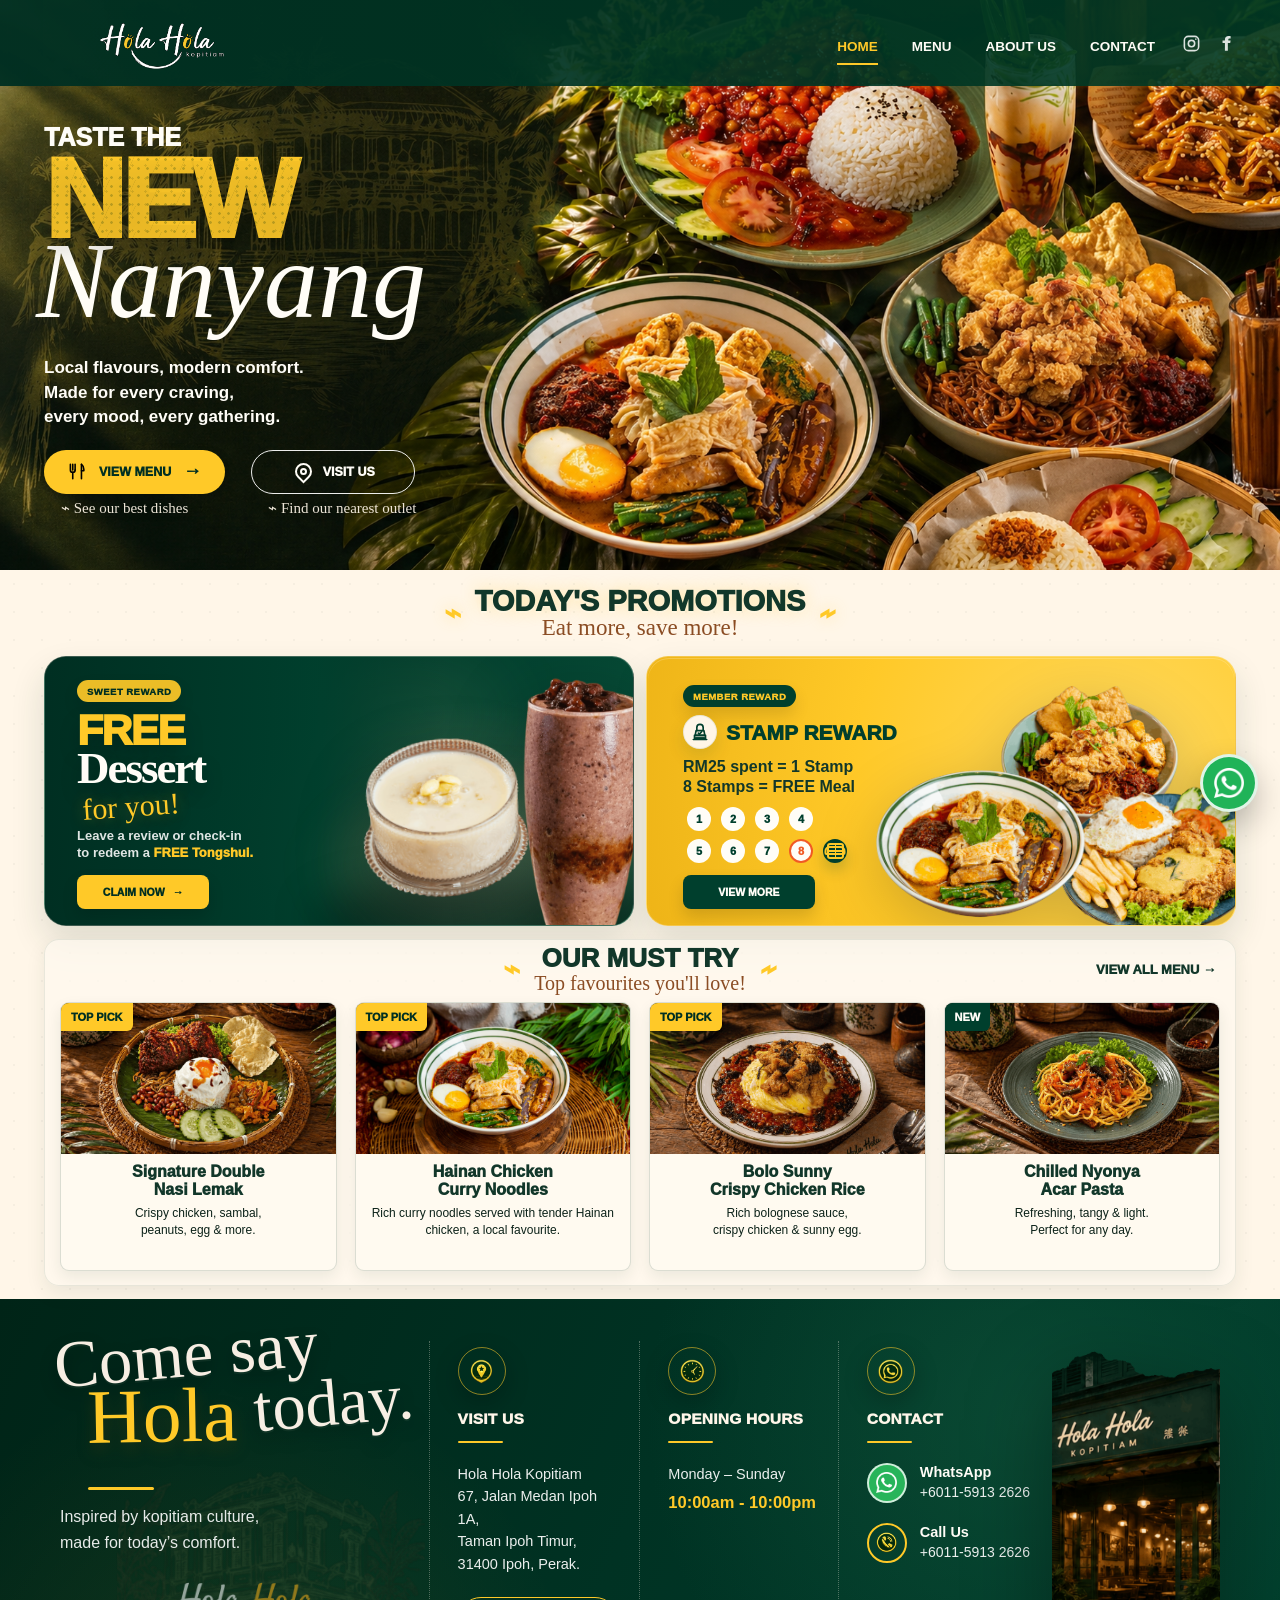
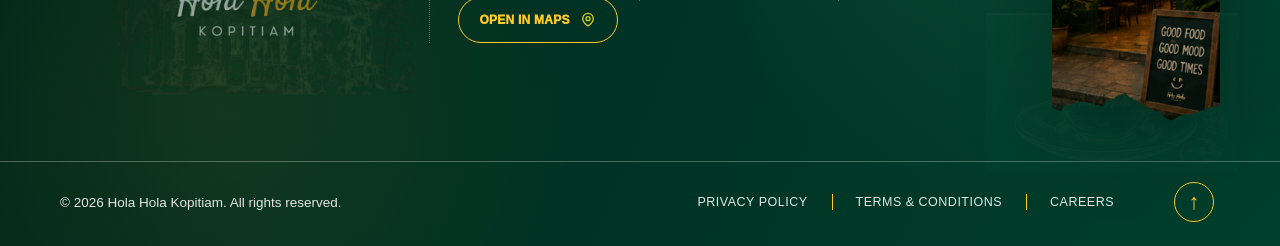
<file: index.html>
<!DOCTYPE html>
<html lang="en">
  <head>
    <meta charset="UTF-8" />
    <meta name="viewport" content="width=device-width, initial-scale=1.0" />
    <title>Hola Hola Kopitiam</title>
    <meta name="description" content="Hola Hola Kopitiam Nanyang food, daily promotions, must try menu and gallery." />
    <meta property="og:title" content="Hola Hola Kopitiam" />
    <meta property="og:description" content="Local modern nanyang, more than just a meal!" />
    <meta property="og:image" content="https://www.holaholakopitiam.com/images/preview.jpg" />
    <meta property="og:url" content="https://www.holaholakopitiam.com/" />
    <meta property="og:type" content="website" />
    <meta name="twitter:card" content="summary_large_image" />
    <meta name="twitter:title" content="Hola Hola Kopitiam" />
    <meta name="twitter:description" content="Local modern nanyang, more than just a meal!" />
    <meta name="twitter:image" content="https://www.holaholakopitiam.com/images/preview.jpg" />
    <link rel="stylesheet" href="style.css" />
  </head>
  <body>
    <header class="site-header" id="siteHeader">
      <div class="nav-wrap">
        <a class="logo" href="./" data-file-href="index.html" aria-label="Hola Hola Kopitiam home">
          <img src="images/logo/logo.png" alt="Hola Hola Kopitiam" />
        </a>

        <button class="menu-toggle" id="menuToggle" aria-label="Open menu" aria-expanded="false">
          <span></span>
          <span></span>
          <span></span>
        </button>

        <nav class="nav-menu" id="navMenu" aria-label="Main navigation">
          <a class="active" href="./" data-file-href="index.html">HOME</a>
          <a href="menu/" data-file-href="menu/index.html">MENU</a>
          <a href="about/" data-file-href="about/index.html">ABOUT US</a>
          <a href="./#contact" data-file-href="index.html#contact">CONTACT</a>
          <span class="nav-socials" aria-label="Social links">
            <a class="nav-social" href="https://www.instagram.com/holahola.kopitiam" target="_blank" rel="noreferrer" aria-label="Instagram"><img src="icons/instagram.svg" alt="" /></a>
            <a class="nav-social" href="https://www.facebook.com/holaholakopitiam" target="_blank" rel="noreferrer" aria-label="Facebook"><img src="icons/facebook.svg" alt="" /></a>
          </span>
        </nav>
      </div>
    </header>

    <main>
      <section class="hero" id="home">
        <div class="hero-wrap">
          <div class="hero-copy">
            <p class="hero-kicker">TASTE THE</p>
            <h1><span>NEW</span><em>Nanyang</em></h1>
            <p class="hero-sub">
              Local flavours, modern comfort.<br />
              Made for every craving,<br />
              every mood, every gathering.
            </p>
            <div class="hero-actions">
              <a class="hero-cta hero-cta-primary" href="menu/" data-file-href="menu/index.html">
                <span class="hero-cta-main">
                  <img class="hero-cta-icon fork" src="icons/fork.svg" alt="" aria-hidden="true" />
                  <span>VIEW MENU</span>
                  <span class="hero-cta-arrow" aria-hidden="true">→</span>
                </span>
                <small>⌁ See our best dishes</small>
              </a>
              <a class="hero-cta hero-cta-secondary" href="#contact">
                <span class="hero-cta-main">
                  <span class="hero-cta-icon location" aria-hidden="true"></span>
                  <span>VISIT US</span>
                </span>
                <small>⌁ Find our nearest outlet</small>
              </a>
            </div>
          </div>
        </div>
      </section>

      <section class="promotions" id="promotions">
        <div class="container">
          <div class="section-title">
            <span class="ornament">⌁</span>
            <div>
              <h2>TODAY'S PROMOTIONS</h2>
              <p>Eat more, save more!</p>
            </div>
            <span class="ornament flip">⌁</span>
          </div>

          <div class="promo-grid">
            <article class="promo-card promo-combo promo-dessert">
              <div class="promo-text">
                <span class="promo-tag">SWEET REWARD</span>
                <h3><span>FREE</span><strong>Dessert</strong><em>for you!</em></h3>
                <p>Leave a review or check-in<br />to redeem a <strong>FREE Tongshui.</strong></p>
                <button class="mini-btn yellow claim-btn promo-modal-trigger" type="button" data-promo-poster="images/promotions/free-dessert-poster.png" data-promo-fallback="images/promotions/free-dessert-poster.png" data-promo-alt="Free Dessert campaign poster">CLAIM NOW <span aria-hidden="true">→</span></button>
              </div>
              <div class="dessert-visual" aria-hidden="true">
                <img class="dessert-main" src="images/promotions/images/red-bean-frost.png" alt="" />
                <img class="dessert-side" src="images/promotions/images/tong-shui.png" alt="" />
              </div>
            </article>

            <article class="promo-card promo-stamp">
              <div class="promo-text">
                <span class="promo-tag">MEMBER REWARD</span>
                <h3><span class="reward-icon" aria-hidden="true"><img src="icons/reward-stamp.svg" alt="" /></span> STAMP REWARD</h3>
                <p>RM25 spent = 1 Stamp<br />8 Stamps = FREE Meal</p>
                <div class="stamp-row" aria-label="8 stamp circles">
                  <span>1</span><span>2</span><span>3</span><span>4</span>
                  <span>5</span><span>6</span><span>7</span><span>8</span><span class="stamp-gift" aria-label="Free meal reward"></span>
                </div>
                <button class="mini-btn green view-more-btn promo-modal-trigger" type="button" data-promo-poster="images/promotions/stamp-reward-poster.png" data-promo-fallback="images/food/promo-reward.png" data-promo-alt="Stamp Reward promotion poster">VIEW MORE</button>
              </div>
              <!-- Replace with real food image -->
              <img src="images/food/promo-reward.png" alt="Stamp reward meal" />
            </article>
          </div>
        </div>
      </section>

      <section class="must-try" id="menu">
        <div class="container menu-box">
          <div class="menu-head">
            <div class="section-title small">
              <span class="ornament">⌁</span>
              <div>
                <h2>OUR MUST TRY</h2>
                <p>Top favourites you'll love!</p>
              </div>
              <span class="ornament flip">⌁</span>
            </div>
            <a class="view-all" href="menu/" data-file-href="menu/index.html">VIEW ALL MENU →</a>
          </div>

          <div class="product-grid">
            <article class="product-card">
              <div class="product-image">
                <!-- Replace with real food image -->
                <img src="images/food/signature-nasi-lemak.png" alt="Signature Double Nasi Lemak" />
                <span>TOP PICK</span>
              </div>
              <div class="product-body">
                <h3>Signature Double<br />Nasi Lemak</h3>
                <p>Crispy chicken, sambal,<br />peanuts, egg &amp; more.</p>
              </div>
            </article>

            <article class="product-card">
              <div class="product-image">
                <!-- Replace with real food image -->
                <img src="images/menu/signature/hainan-chicken-curry-noodles.png" alt="Hainan Chicken Curry Noodles" />
                <span>TOP PICK</span>
              </div>
              <div class="product-body">
                <h3>Hainan Chicken<br />Curry Noodles</h3>
                <p>Rich curry noodles served with tender Hainan chicken, a local favourite.</p>
              </div>
            </article>

            <article class="product-card">
              <div class="product-image">
                <!-- Replace with real food image -->
                <img src="images/food/bolo-chicken-rice.png" alt="Bolo Sunny Crispy Chicken Rice" />
                <span>TOP PICK</span>
              </div>
              <div class="product-body">
                <h3>Bolo Sunny<br />Crispy Chicken Rice</h3>
                <p>Rich bolognese sauce,<br />crispy chicken &amp; sunny egg.</p>
              </div>
            </article>

            <article class="product-card">
              <div class="product-image">
                <!-- Replace with real food image -->
                <img src="images/food/nyonya-acar-pasta.png" alt="Chilled Nyonya Acar Pasta" />
                <span class="new">NEW</span>
              </div>
              <div class="product-body">
                <h3>Chilled Nyonya<br />Acar Pasta</h3>
                <p>Refreshing, tangy &amp; light.<br />Perfect for any day.</p>
              </div>
            </article>
          </div>
        </div>
      </section>
    </main>

    <div class="promo-modal" id="promoModal" aria-hidden="true">
      <div class="promo-modal-backdrop" data-modal-close></div>
      <div class="promo-modal-dialog" role="dialog" aria-modal="true" aria-label="Promotion poster">
        <button class="promo-modal-close" type="button" aria-label="Close promotion poster" data-modal-close>×</button>
        <img id="promoModalImage" src="images/promotions/free-dessert-poster.png" alt="Promotion poster" />
      </div>
    </div>

    <footer class="site-footer" id="contact">
      <div class="footer-shell">
        <div class="footer-top">
          <div class="footer-invite">
            <h2>Come say<br /><span class="footer-hola-line"><span>Hola</span> today.</span></h2>
            <i aria-hidden="true"></i>
            <p>Inspired by kopitiam culture,<br />made for today’s comfort.</p>
            <div class="footer-logo-mark">
              <img src="images/logo/logo.png" alt="Hola Hola Kopitiam" />
            </div>
          </div>

          <div class="footer-panel footer-visit">
            <div class="footer-icon" aria-hidden="true"><img src="images/footer/icons/location-pin.png" alt="" /></div>
            <h3>VISIT US</h3>
            <p>
              Hola Hola Kopitiam<br />
              67, Jalan Medan Ipoh 1A,<br />
              Taman Ipoh Timur,<br />
              31400 Ipoh, Perak.
            </p>
            <a class="footer-pill" href="https://www.google.com/maps/place/Hola+Hola+Kopitiam+Ipoh/@4.619513,101.1167907,1121m/data=!3m1!1e3!4m15!1m8!3m7!1s0x31caed2006a05a01:0xccb6dadd5b96ae86!2s67,+Jalan+Medan+Ipoh+1A,+Taman+Ipoh+Timur,+31400+Ipoh,+Perak!3b1!8m2!3d4.619513!4d101.1167907!16s%2Fg%2F11x7g9f3zw!3m5!1s0x31caed32fc18c6a1:0x91a8598e60bf4329!8m2!3d4.619513!4d101.1167907!16s%2Fg%2F11k48m7pq9?entry=ttu&amp;g_ep=EgoyMDI2MDQyNy4wIKXMDSoASAFQAw%3D%3D" target="_blank" rel="noreferrer">
              <span>OPEN IN MAPS</span>
              <img src="icons/location.svg" class="map-icon" alt="location" />
            </a>
          </div>

          <div class="footer-panel footer-hours">
            <div class="footer-icon" aria-hidden="true"><img src="images/footer/icons/clock.png" alt="" /></div>
            <h3>OPENING HOURS</h3>
            <p>Monday – Sunday</p>
            <strong>10:00am - 10:00pm</strong>
          </div>

          <div class="footer-panel footer-contact">
            <div class="footer-icon" aria-hidden="true"><img src="images/footer/icons/phone.png" alt="" /></div>
            <h3>CONTACT</h3>
            <a class="contact-row" href="https://wa.me/601159132626" target="_blank" rel="noreferrer">
              <span><img src="images/footer/icons/whatsapp-white.png" alt="" /></span>
              <b>WhatsApp<small>+6011-5913 2626</small></b>
            </a>
            <a class="contact-row" href="tel:+601159132626">
              <span><img src="images/footer/icons/call.png" alt="" /></span>
              <b>Call Us<small>+6011-5913 2626</small></b>
            </a>
          </div>

          <figure class="footer-shop">
            <img src="images/footer/shop-front.png" alt="Hola Hola Kopitiam shop front" />
          </figure>
        </div>

        <div class="footer-bottom">
          <p>© 2026 Hola Hola Kopitiam. All rights reserved.</p>
          <nav aria-label="Footer links">
            <a href="#">PRIVACY POLICY</a>
            <a href="#">TERMS &amp; CONDITIONS</a>
            <a href="#">CAREERS</a>
          </nav>
          <a class="back-to-top" href="#" aria-label="Back to top">↑</a>
        </div>
      </div>
    </footer>

    <a class="whatsapp-float" href="https://wa.me/601159132626" target="_blank" rel="noreferrer" aria-label="WhatsApp Hola Hola Kopitiam"></a>

    <script src="script.js"></script>
  </body>
</html>
</file>
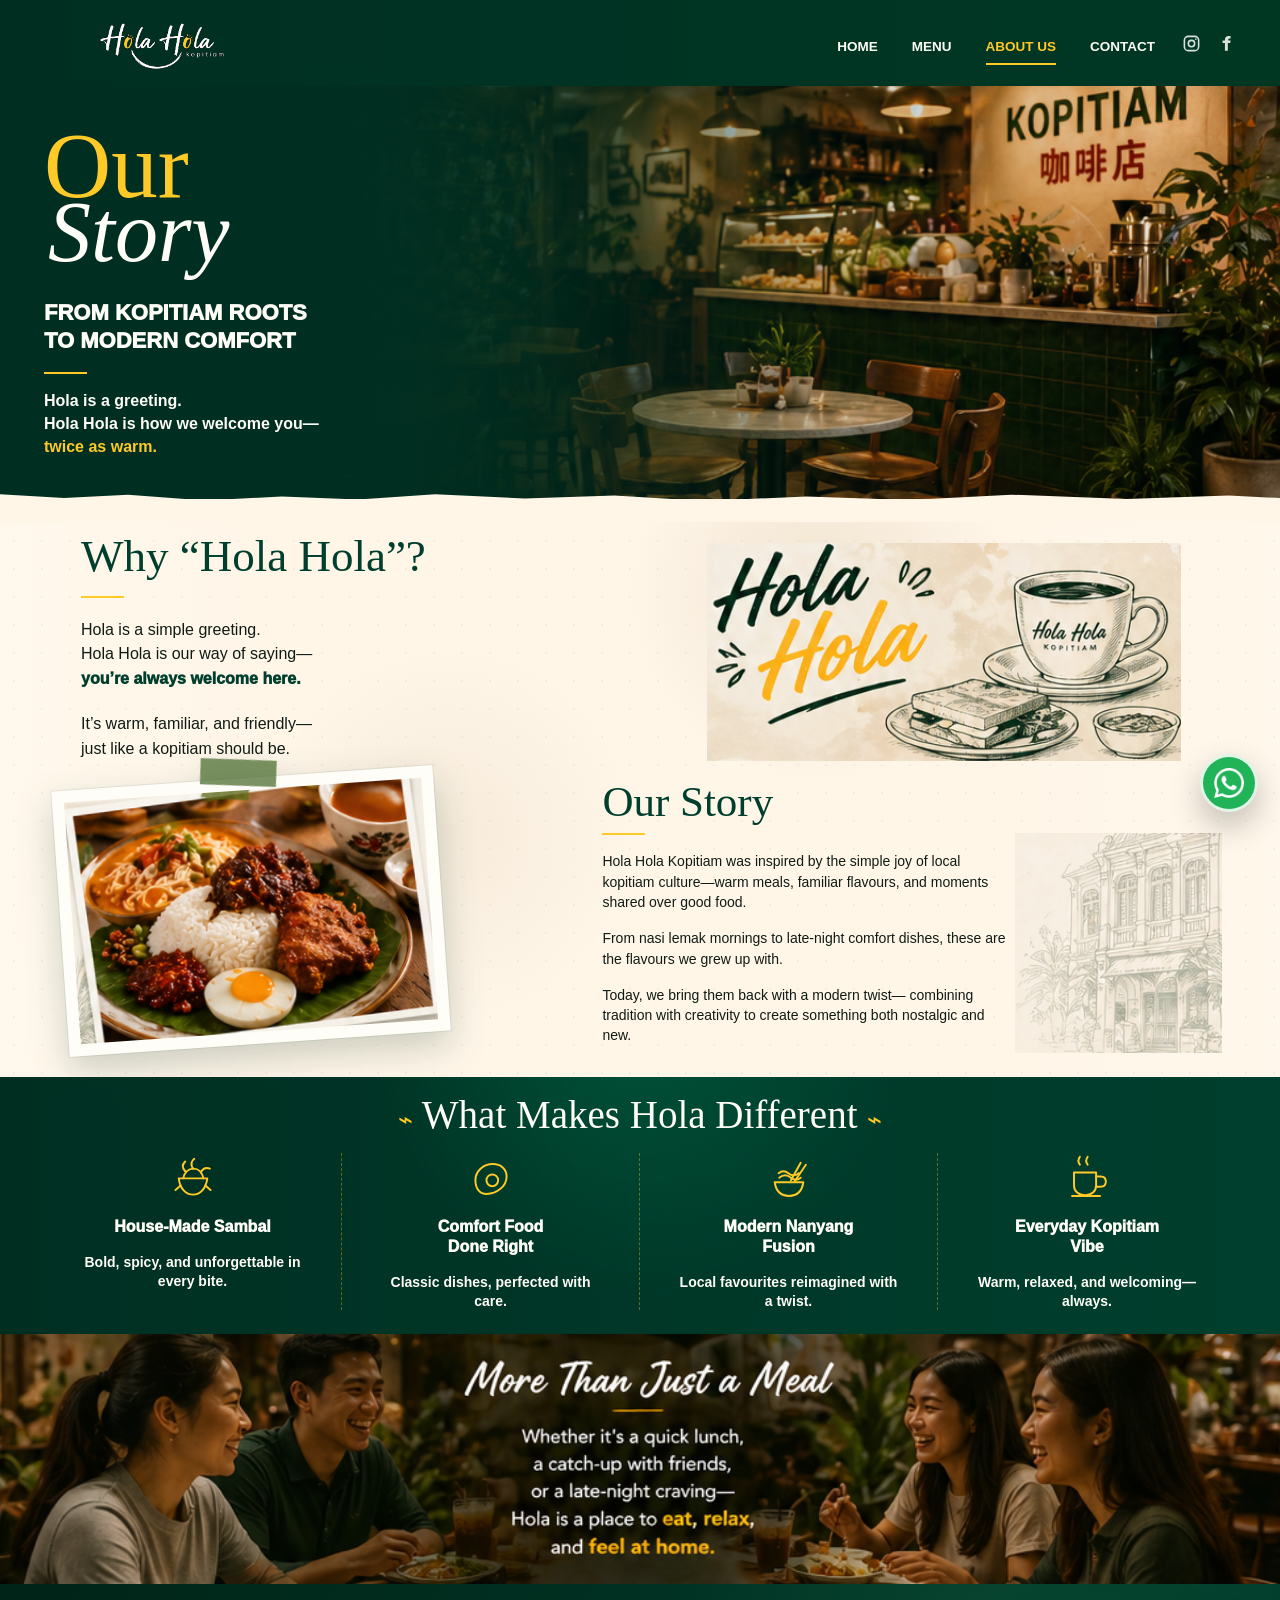
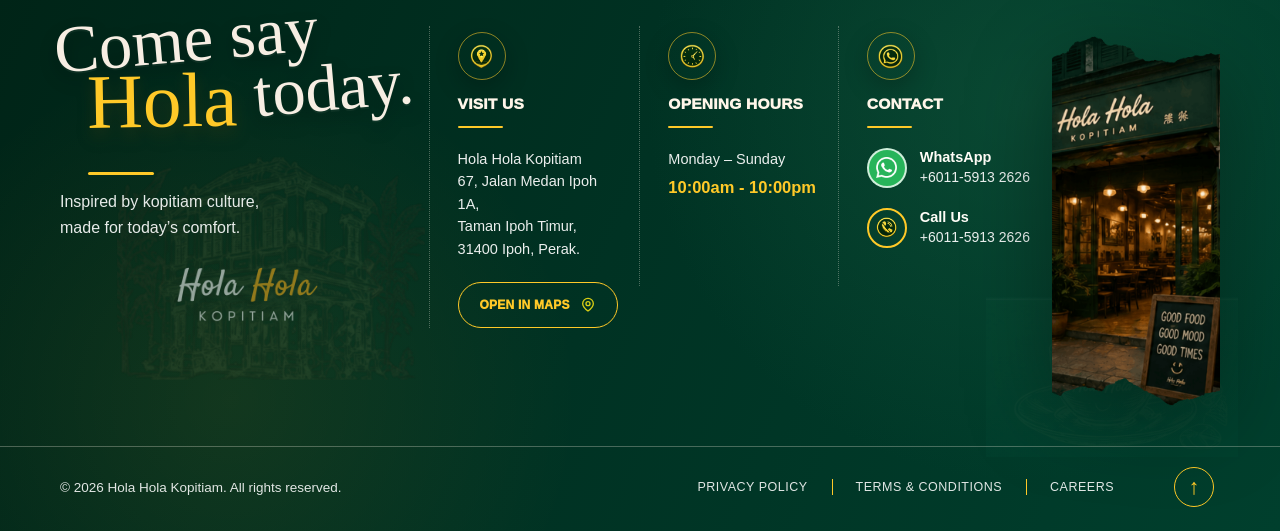
<file: about/index.html>
<!DOCTYPE html>
<html lang="en">
  <head>
    <meta charset="UTF-8" />
    <meta name="viewport" content="width=device-width, initial-scale=1.0" />
    <title>About Us | Hola Hola Kopitiam</title>
    <meta name="description" content="The story behind Hola Hola Kopitiam, from kopitiam roots to modern comfort." />
    <meta property="og:title" content="About Us | Hola Hola Kopitiam" />
    <meta property="og:description" content="Local modern nanyang, more than just a meal!" />
    <meta property="og:image" content="https://www.holaholakopitiam.com/images/preview.jpg" />
    <meta property="og:url" content="https://www.holaholakopitiam.com/about/" />
    <meta property="og:type" content="website" />
    <meta name="twitter:card" content="summary_large_image" />
    <meta name="twitter:title" content="About Us | Hola Hola Kopitiam" />
    <meta name="twitter:description" content="Local modern nanyang, more than just a meal!" />
    <meta name="twitter:image" content="https://www.holaholakopitiam.com/images/preview.jpg" />
    <link rel="stylesheet" href="../style.css" />
  </head>
  <body class="about-page">
    <header class="site-header" id="siteHeader">
      <div class="nav-wrap">
        <a class="logo" href="../" data-file-href="../index.html" aria-label="Hola Hola Kopitiam home">
          <img src="../images/logo/logo.png" alt="Hola Hola Kopitiam" />
        </a>

        <button class="menu-toggle" id="menuToggle" aria-label="Open menu" aria-expanded="false">
          <span></span>
          <span></span>
          <span></span>
        </button>

        <nav class="nav-menu" id="navMenu" aria-label="Main navigation">
          <a href="../" data-file-href="../index.html">HOME</a>
          <a href="../menu/" data-file-href="../menu/index.html">MENU</a>
          <a class="active" href="../about/" data-file-href="../about/index.html">ABOUT US</a>
          <a href="../#contact" data-file-href="../index.html#contact">CONTACT</a>
          <span class="nav-socials" aria-label="Social links">
            <a class="nav-social" href="https://www.instagram.com/holahola.kopitiam" target="_blank" rel="noreferrer" aria-label="Instagram"><img src="../icons/instagram.svg" alt="" /></a>
            <a class="nav-social" href="https://www.facebook.com/holaholakopitiam" target="_blank" rel="noreferrer" aria-label="Facebook"><img src="../icons/facebook.svg" alt="" /></a>
          </span>
        </nav>
      </div>
    </header>

    <main>
      <section class="about-hero">
        <img src="../images/about/about-hero.png" alt="Warm kopitiam interior" />
        <div class="about-hero-overlay"></div>
        <div class="about-hero-copy">
          <h1><span>Our</span><em>Story</em></h1>
          <h2>FROM KOPITIAM ROOTS<br />TO MODERN COMFORT</h2>
          <p>
            Hola is a greeting.<br />
            Hola Hola is how we welcome you—<br />
            <strong>twice as warm.</strong>
          </p>
        </div>
      </section>

      <section class="about-paper">
        <div class="container why-grid">
          <div class="why-copy">
            <h2>Why “Hola Hola”?</h2>
            <p>
              Hola is a simple greeting.<br />
              Hola Hola is our way of saying—<br />
              <strong>you’re always welcome here.</strong>
            </p>
            <p>
              It’s warm, familiar, and friendly—<br />
              just like a kopitiam should be.
            </p>
          </div>

          <div class="why-art">
            <img class="hola-illustration" src="../images/about/hola-hola-illustration.png" alt="Hola Hola typography and kopitiam cup illustration" />
            <img class="coffee-cup" src="../images/about/coffee-cup.png" alt="" aria-hidden="true" />
          </div>
        </div>

        <div class="container story-grid">
          <figure class="story-photo">
            <img src="../images/about/story-food.png" alt="Nanyang comfort food plate" />
          </figure>

          <div class="story-copy">
            <h2>Our Story</h2>
            <p>
              Hola Hola Kopitiam was inspired by the simple joy
              of local kopitiam culture—warm meals, familiar
              flavours, and moments shared over good food.
            </p>
            <p>
              From nasi lemak mornings to late-night
              comfort dishes, these are the flavours
              we grew up with.
            </p>
            <p>
              Today, we bring them back with a modern twist—
              combining tradition with creativity
              to create something both nostalgic and new.
            </p>
          </div>

          <img class="building-sketch" src="../images/about/building-sketch.png" alt="" aria-hidden="true" />
        </div>
      </section>

      <section class="difference-section">
        <div class="container">
          <h2><span>⌁</span> What Makes Hola Different <span>⌁</span></h2>
          <div class="difference-grid">
            <article>
              <img src="../icons/sambal.svg" alt="" aria-hidden="true" />
              <h3>House-Made Sambal</h3>
              <p>Bold, spicy, and unforgettable in every bite.</p>
            </article>
            <article>
              <img src="../icons/egg.svg" alt="" aria-hidden="true" />
              <h3>Comfort Food<br />Done Right</h3>
              <p>Classic dishes, perfected with care.</p>
            </article>
            <article>
              <img src="../icons/noodle.svg" alt="" aria-hidden="true" />
              <h3>Modern Nanyang<br />Fusion</h3>
              <p>Local favourites reimagined with a twist.</p>
            </article>
            <article>
              <img src="../icons/cup.svg" alt="" aria-hidden="true" />
              <h3>Everyday Kopitiam<br />Vibe</h3>
              <p>Warm, relaxed, and welcoming—always.</p>
            </article>
          </div>
        </div>
      </section>

      <section class="meal-banner" aria-label="More Than Just a Meal">
        <img src="../images/about/friends-meal.png" alt="Friends sharing a meal at Hola Hola Kopitiam" />
        <div class="visually-hidden">
          <h2>More Than Just a Meal</h2>
          <p>Whether it’s a quick lunch, a catch-up with friends, or a late-night craving—Hola is a place to eat, relax, and feel at home.</p>
        </div>
      </section>
    </main>

    <footer class="site-footer" id="contact">
      <div class="footer-shell">
        <div class="footer-top">
          <div class="footer-invite">
            <h2>Come say<br /><span class="footer-hola-line"><span>Hola</span> today.</span></h2>
            <i aria-hidden="true"></i>
            <p>Inspired by kopitiam culture,<br />made for today’s comfort.</p>
            <div class="footer-logo-mark">
              <img src="../images/logo/logo.png" alt="Hola Hola Kopitiam" />
            </div>
          </div>

          <div class="footer-panel footer-visit">
            <div class="footer-icon" aria-hidden="true"><img src="../images/footer/icons/location-pin.png" alt="" /></div>
            <h3>VISIT US</h3>
            <p>
              Hola Hola Kopitiam<br />
              67, Jalan Medan Ipoh 1A,<br />
              Taman Ipoh Timur,<br />
              31400 Ipoh, Perak.
            </p>
            <a class="footer-pill" href="https://www.google.com/maps/place/Hola+Hola+Kopitiam+Ipoh/@4.619513,101.1167907,1121m/data=!3m1!1e3!4m15!1m8!3m7!1s0x31caed2006a05a01:0xccb6dadd5b96ae86!2s67,+Jalan+Medan+Ipoh+1A,+Taman+Ipoh+Timur,+31400+Ipoh,+Perak!3b1!8m2!3d4.619513!4d101.1167907!16s%2Fg%2F11x7g9f3zw!3m5!1s0x31caed32fc18c6a1:0x91a8598e60bf4329!8m2!3d4.619513!4d101.1167907!16s%2Fg%2F11k48m7pq9?entry=ttu&amp;g_ep=EgoyMDI2MDQyNy4wIKXMDSoASAFQAw%3D%3D" target="_blank" rel="noreferrer">
              <span>OPEN IN MAPS</span>
              <img src="../icons/location.svg" class="map-icon" alt="location" />
            </a>
          </div>

          <div class="footer-panel footer-hours">
            <div class="footer-icon" aria-hidden="true"><img src="../images/footer/icons/clock.png" alt="" /></div>
            <h3>OPENING HOURS</h3>
            <p>Monday – Sunday</p>
            <strong>10:00am - 10:00pm</strong>
          </div>

          <div class="footer-panel footer-contact">
            <div class="footer-icon" aria-hidden="true"><img src="../images/footer/icons/phone.png" alt="" /></div>
            <h3>CONTACT</h3>
            <a class="contact-row" href="https://wa.me/601159132626" target="_blank" rel="noreferrer">
              <span><img src="../images/footer/icons/whatsapp-white.png" alt="" /></span>
              <b>WhatsApp<small>+6011-5913 2626</small></b>
            </a>
            <a class="contact-row" href="tel:+601159132626">
              <span><img src="../images/footer/icons/call.png" alt="" /></span>
              <b>Call Us<small>+6011-5913 2626</small></b>
            </a>
          </div>

          <figure class="footer-shop">
            <img src="../images/footer/shop-front.png" alt="Hola Hola Kopitiam shop front" />
          </figure>
        </div>

        <div class="footer-bottom">
          <p>© 2026 Hola Hola Kopitiam. All rights reserved.</p>
          <nav aria-label="Footer links">
            <a href="#">PRIVACY POLICY</a>
            <a href="#">TERMS &amp; CONDITIONS</a>
            <a href="#">CAREERS</a>
          </nav>
          <a class="back-to-top" href="#" aria-label="Back to top">↑</a>
        </div>
      </div>
    </footer>

    <a class="whatsapp-float" href="https://wa.me/601159132626" target="_blank" rel="noreferrer" aria-label="WhatsApp Hola Hola Kopitiam"></a>

    <script src="../script.js"></script>
  </body>
</html>
</file>
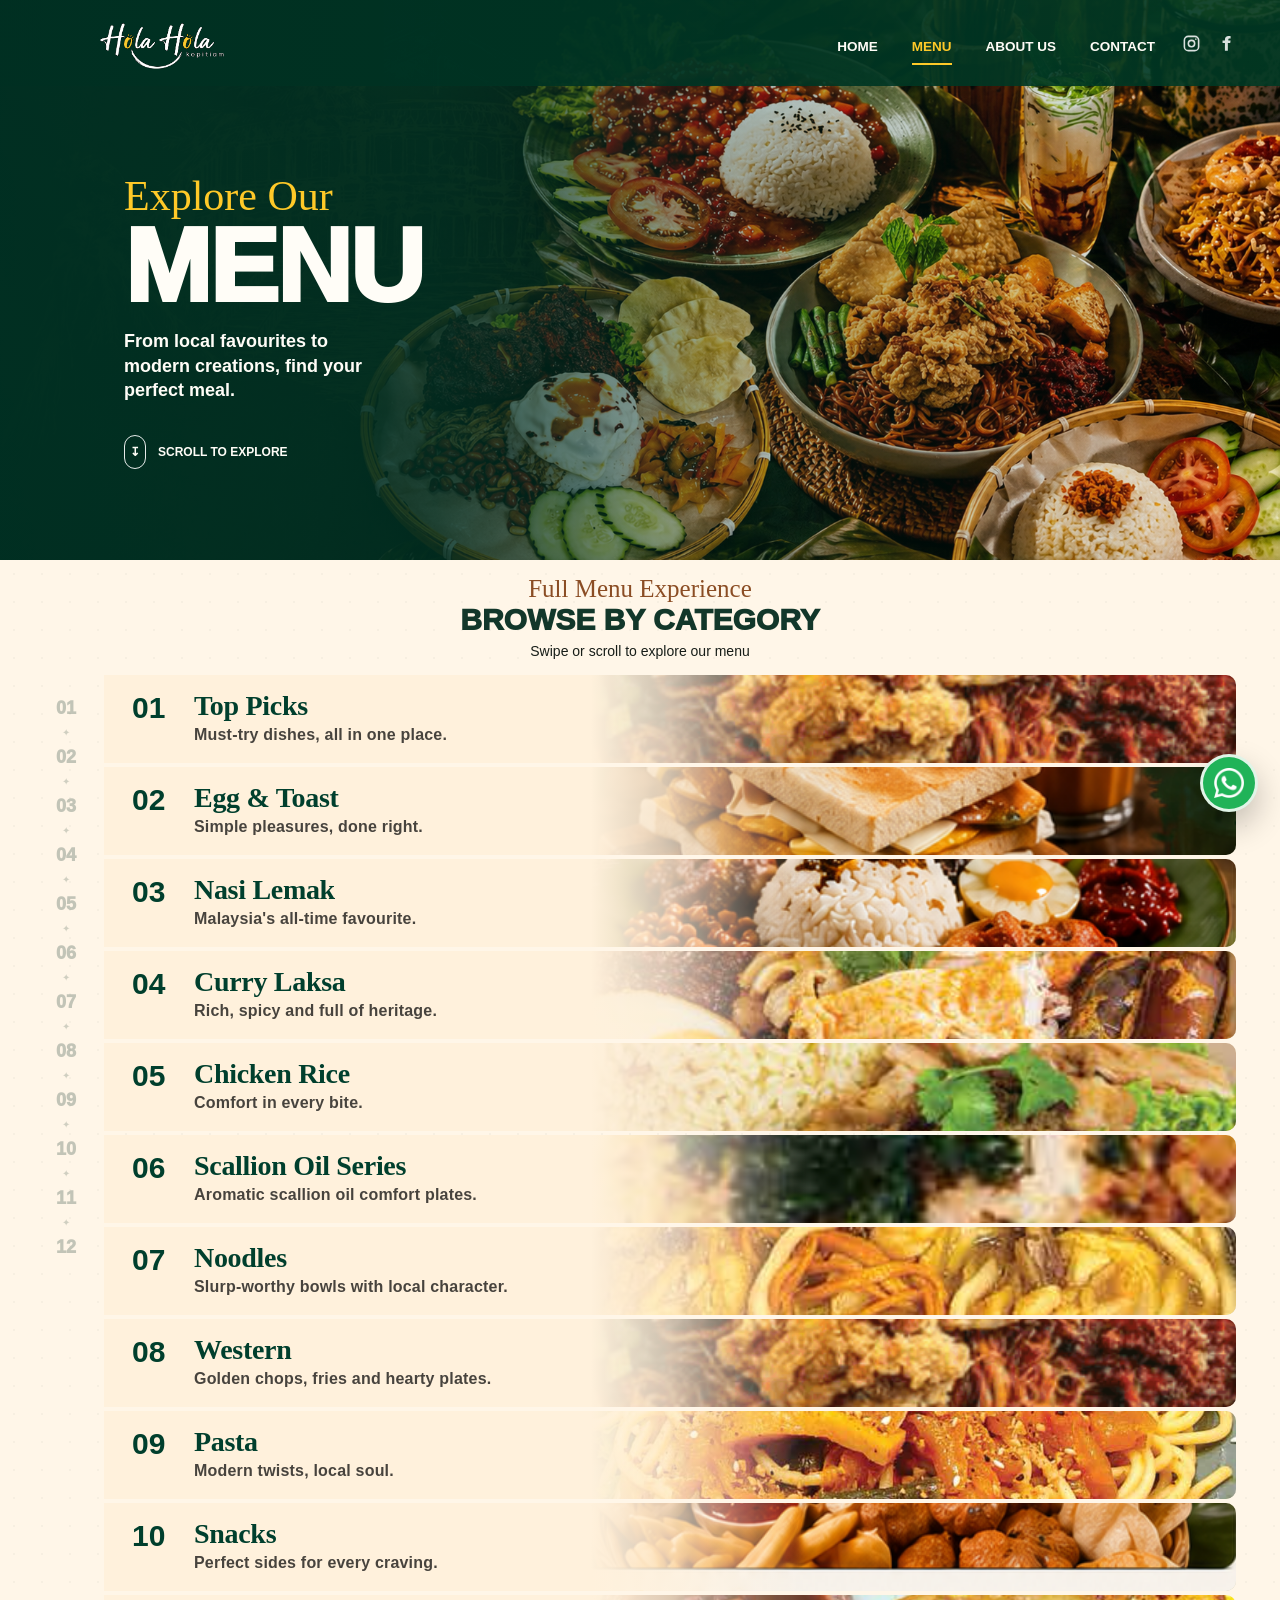
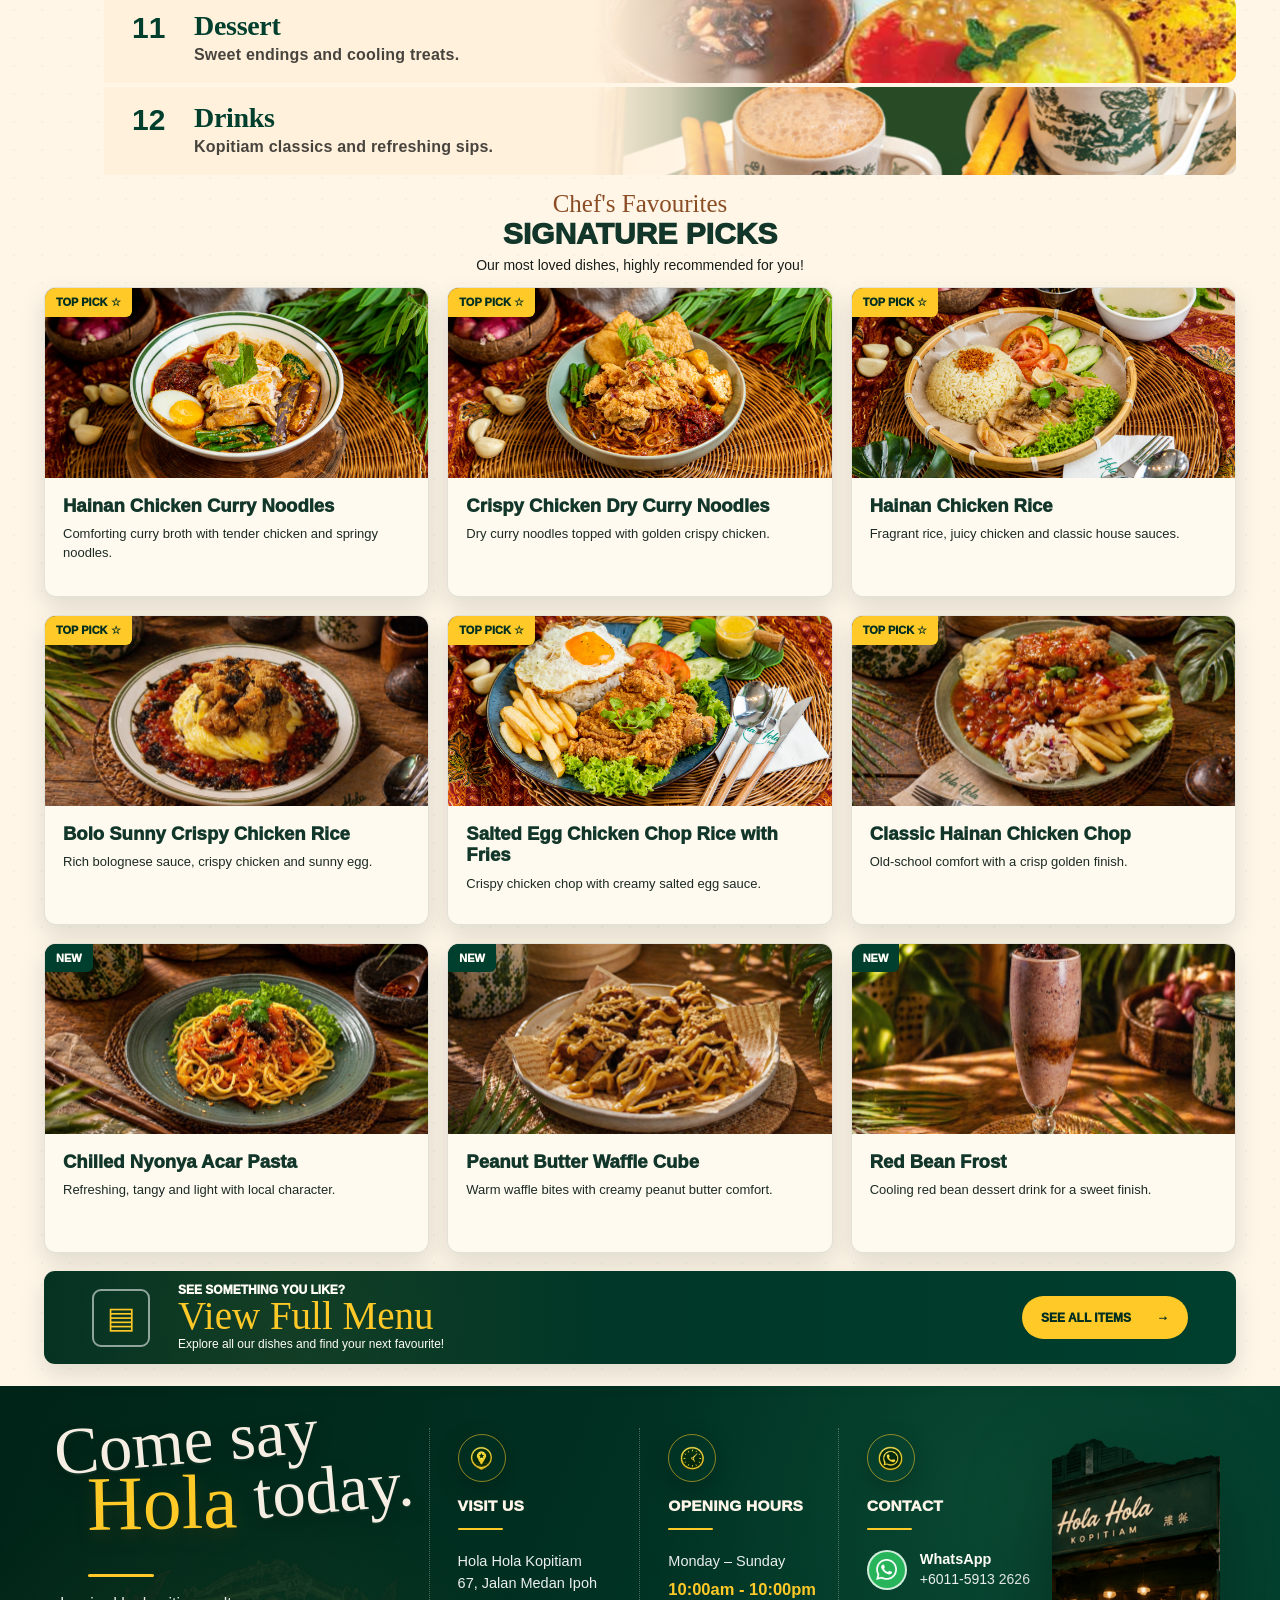
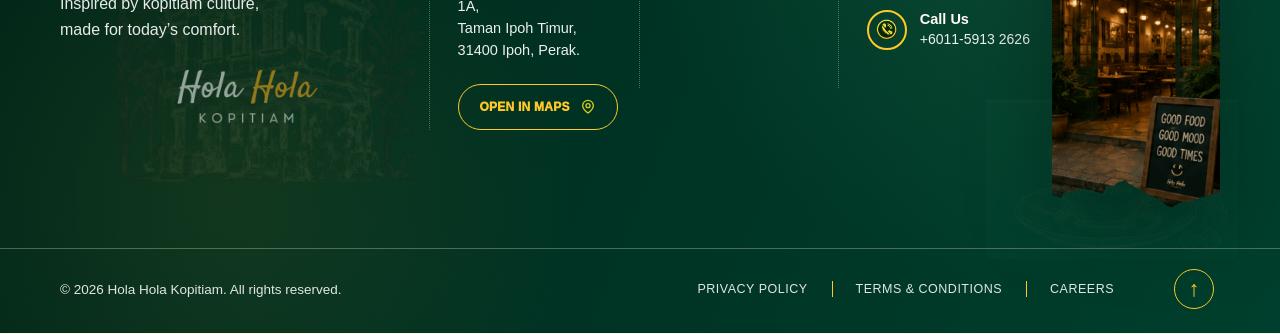
<file: menu/index.html>
<!DOCTYPE html>
<html lang="en">
  <head>
    <meta charset="UTF-8" />
    <meta name="viewport" content="width=device-width, initial-scale=1.0" />
    <title>Menu | Hola Hola Kopitiam</title>
    <meta name="description" content="Explore Hola Hola Kopitiam menu categories and signature picks." />
    <meta property="og:title" content="Menu | Hola Hola Kopitiam" />
    <meta property="og:description" content="Local modern nanyang, more than just a meal!" />
    <meta property="og:image" content="https://www.holaholakopitiam.com/images/preview.jpg" />
    <meta property="og:url" content="https://www.holaholakopitiam.com/menu/" />
    <meta property="og:type" content="website" />
    <meta name="twitter:card" content="summary_large_image" />
    <meta name="twitter:title" content="Menu | Hola Hola Kopitiam" />
    <meta name="twitter:description" content="Local modern nanyang, more than just a meal!" />
    <meta name="twitter:image" content="https://www.holaholakopitiam.com/images/preview.jpg" />
    <link rel="preload" as="image" href="../images/menu/top-picks-poster.png" />
    <link rel="preload" as="image" href="../images/menu/egg-toast-poster.png" />
    <link rel="preload" as="image" href="../images/menu/nasi-lemak-poster.png" />
    <link rel="preload" as="image" href="../images/menu/curry-laksa-poster.png" />
    <link rel="preload" as="image" href="../images/menu/chicken-rice-poster.png" />
    <link rel="preload" as="image" href="../images/menu/scallion-oil-poster.png" />
    <link rel="preload" as="image" href="../images/menu/noodles-poster.png" />
    <link rel="preload" as="image" href="../images/menu/western-poster.png" />
    <link rel="preload" as="image" href="../images/menu/pasta-poster.png" />
    <link rel="preload" as="image" href="../images/menu/snacks-poster.png" />
    <link rel="preload" as="image" href="../images/menu/dessert-poster.png" />
    <link rel="preload" as="image" href="../images/menu/drinks-poster.png" />
    <link rel="stylesheet" href="../style.css" />
  </head>
  <body class="menu-page">
    <header class="site-header" id="siteHeader">
      <div class="nav-wrap">
        <a class="logo" href="../" data-file-href="../index.html" aria-label="Hola Hola Kopitiam home">
          <img src="../images/logo/logo.png" alt="Hola Hola Kopitiam" />
        </a>

        <button class="menu-toggle" id="menuToggle" aria-label="Open menu" aria-expanded="false">
          <span></span>
          <span></span>
          <span></span>
        </button>

        <nav class="nav-menu" id="navMenu" aria-label="Main navigation">
          <a href="../" data-file-href="../index.html">HOME</a>
          <a class="active" href="../menu/" data-file-href="../menu/index.html">MENU</a>
          <a href="../about/" data-file-href="../about/index.html">ABOUT US</a>
          <a href="../#contact" data-file-href="../index.html#contact">CONTACT</a>
          <span class="nav-socials" aria-label="Social links">
            <a class="nav-social" href="https://www.instagram.com/holahola.kopitiam" target="_blank" rel="noreferrer" aria-label="Instagram"><img src="../icons/instagram.svg" alt="" /></a>
            <a class="nav-social" href="https://www.facebook.com/holaholakopitiam" target="_blank" rel="noreferrer" aria-label="Facebook"><img src="../icons/facebook.svg" alt="" /></a>
          </span>
        </nav>
      </div>
    </header>

    <main>
      <section class="menu-hero" id="menu-top">
        <div class="menu-hero-wrap">
          <div class="menu-hero-copy">
            <p>Explore Our</p>
            <h1>MENU</h1>
            <span>
              From local favourites to<br />
              modern creations, find your<br />
              perfect meal.
            </span>
            <div class="scroll-cue">
              <i>↧</i>
              <strong>SCROLL TO EXPLORE</strong>
            </div>
          </div>
        </div>
      </section>

      <section class="category-section" id="menu">
        <div class="container">
          <div class="menu-section-title">
            <p>Full Menu Experience</p>
            <h2>BROWSE BY CATEGORY</h2>
            <span>Swipe or scroll to explore our menu</span>
          </div>

          <div class="category-layout">
            <aside class="category-numbers" aria-label="Menu category numbers">
              <button type="button" data-category="top-picks" aria-selected="false">01</button><span>✦</span>
              <button type="button" data-category="egg-toast" aria-selected="false">02</button><span>✦</span>
              <button type="button" data-category="nasi-lemak" aria-selected="false">03</button><span>✦</span>
              <button type="button" data-category="curry-laksa" aria-selected="false">04</button><span>✦</span>
              <button type="button" data-category="chicken-rice" aria-selected="false">05</button><span>✦</span>
              <button type="button" data-category="scallion-oil" aria-selected="false">06</button><span>✦</span>
              <button type="button" data-category="noodles" aria-selected="false">07</button><span>✦</span>
              <button type="button" data-category="western" aria-selected="false">08</button><span>✦</span>
              <button type="button" data-category="pasta" aria-selected="false">09</button><span>✦</span>
              <button type="button" data-category="snacks" aria-selected="false">10</button><span>✦</span>
              <button type="button" data-category="dessert" aria-selected="false">11</button><span>✦</span>
              <button type="button" data-category="drinks" aria-selected="false">12</button>
            </aside>

            <div class="category-stack">
              <article class="category-row category-item" data-category="top-picks" data-poster="../images/menu/top-picks-poster.png" data-fallback="../images/menu/top-picks-category.png" data-title="01 Top Picks" role="button" tabindex="0" aria-expanded="false">
                <img src="../images/menu/top-picks-category.png" alt="Top Picks category" />
                <div>
                  <strong>01</strong>
                  <h3>Top Picks</h3>
                  <p>Must-try dishes, all in one place.</p>
                </div>
              </article>
              <div class="menu-poster-panel" data-panel-for="top-picks" aria-hidden="true">
                <div class="menu-poster-card">
                  <div class="menu-poster-image-wrap">
                    <img src="../images/menu/top-picks-category.png" alt="01 Top Picks menu poster" />
                  </div>
                </div>
              </div>
              <article class="category-row category-item" data-category="egg-toast" data-poster="../images/menu/egg-toast-poster.png" data-fallback="../images/menu/egg-toast-category.png" data-title="02 Egg &amp; Toast" role="button" tabindex="0" aria-expanded="false">
                <img src="../images/menu/egg-toast-category.png" alt="Egg and Toast category" />
                <div>
                  <strong>02</strong>
                  <h3>Egg &amp; Toast</h3>
                  <p>Simple pleasures, done right.</p>
                </div>
              </article>
              <div class="menu-poster-panel" data-panel-for="egg-toast" aria-hidden="true">
                <div class="menu-poster-card">
                  <div class="menu-poster-image-wrap">
                    <img src="../images/menu/egg-toast-category.png" alt="02 Egg and Toast menu poster" />
                  </div>
                </div>
              </div>
              <article class="category-row category-item" data-category="nasi-lemak" data-poster="../images/menu/nasi-lemak-poster.png" data-fallback="../images/menu/nasi-lemak-category.png" data-title="03 Nasi Lemak" role="button" tabindex="0" aria-expanded="false">
                <img src="../images/menu/nasi-lemak-category.png" alt="Nasi Lemak category" />
                <div>
                  <strong>03</strong>
                  <h3>Nasi Lemak</h3>
                  <p>Malaysia's all-time favourite.</p>
                </div>
              </article>
              <div class="menu-poster-panel" data-panel-for="nasi-lemak" aria-hidden="true">
                <div class="menu-poster-card">
                  <div class="menu-poster-image-wrap">
                    <img src="../images/menu/nasi-lemak-category.png" alt="03 Nasi Lemak menu poster" />
                  </div>
                </div>
              </div>
              <article class="category-row category-item" data-category="curry-laksa" data-poster="../images/menu/curry-laksa-poster.png" data-fallback="../images/menu/curry-laksa-category.png" data-title="04 Curry Laksa" role="button" tabindex="0" aria-expanded="false">
                <img src="../images/menu/curry-laksa-category.png" alt="Curry Laksa category" />
                <div>
                  <strong>04</strong>
                  <h3>Curry Laksa</h3>
                  <p>Rich, spicy and full of heritage.</p>
                </div>
              </article>
              <div class="menu-poster-panel" data-panel-for="curry-laksa" aria-hidden="true">
                <div class="menu-poster-card">
                  <div class="menu-poster-image-wrap">
                    <img src="../images/menu/curry-laksa-category.png" alt="04 Curry Laksa menu poster" />
                  </div>
                </div>
              </div>
              <article class="category-row category-item" data-category="chicken-rice" data-poster="../images/menu/chicken-rice-poster.png" data-fallback="../images/menu/chicken-rice-category.png" data-title="05 Chicken Rice" role="button" tabindex="0" aria-expanded="false">
                <img src="../images/menu/chicken-rice-category.png" alt="Chicken Rice category" />
                <div>
                  <strong>05</strong>
                  <h3>Chicken Rice</h3>
                  <p>Comfort in every bite.</p>
                </div>
              </article>
              <div class="menu-poster-panel" data-panel-for="chicken-rice" aria-hidden="true">
                <div class="menu-poster-card">
                  <div class="menu-poster-image-wrap">
                    <img src="../images/menu/chicken-rice-category.png" alt="05 Chicken Rice menu poster" />
                  </div>
                </div>
              </div>
              <article class="category-row category-item" data-category="scallion-oil" data-poster="../images/menu/scallion-oil-poster.png" data-fallback="../images/menu/scallion-oil-category.png" data-title="06 Scallion Oil Series" role="button" tabindex="0" aria-expanded="false">
                <img src="../images/menu/scallion-oil-category.png" alt="Scallion Oil Series category" />
                <div>
                  <strong>06</strong>
                  <h3>Scallion Oil Series</h3>
                  <p>Aromatic scallion oil comfort plates.</p>
                </div>
              </article>
              <div class="menu-poster-panel" data-panel-for="scallion-oil" aria-hidden="true">
                <div class="menu-poster-card">
                  <div class="menu-poster-image-wrap">
                    <img src="../images/menu/scallion-oil-category.png" alt="06 Scallion Oil Series menu poster" />
                  </div>
                </div>
              </div>
              <article class="category-row category-item" data-category="noodles" data-poster="../images/menu/noodles-poster.png" data-fallback="../images/menu/noodles-category.png" data-title="07 Noodles" role="button" tabindex="0" aria-expanded="false">
                <img src="../images/menu/noodles-category.png" alt="Noodles category" />
                <div>
                  <strong>07</strong>
                  <h3>Noodles</h3>
                  <p>Slurp-worthy bowls with local character.</p>
                </div>
              </article>
              <div class="menu-poster-panel" data-panel-for="noodles" aria-hidden="true">
                <div class="menu-poster-card">
                  <div class="menu-poster-image-wrap">
                    <img src="../images/menu/noodles-category.png" alt="07 Noodles menu poster" />
                  </div>
                </div>
              </div>
              <article class="category-row category-item" data-category="western" data-poster="../images/menu/western-poster.png" data-fallback="../images/menu/western-category.png" data-title="08 Western" role="button" tabindex="0" aria-expanded="false">
                <img src="../images/menu/western-category.png" alt="Western category" />
                <div>
                  <strong>08</strong>
                  <h3>Western</h3>
                  <p>Golden chops, fries and hearty plates.</p>
                </div>
              </article>
              <div class="menu-poster-panel" data-panel-for="western" aria-hidden="true">
                <div class="menu-poster-card">
                  <div class="menu-poster-image-wrap">
                    <img src="../images/menu/western-category.png" alt="08 Western menu poster" />
                  </div>
                </div>
              </div>
              <article class="category-row category-item" data-category="pasta" data-poster="../images/menu/pasta-poster.png" data-fallback="../images/menu/pasta-category.png" data-title="09 Pasta" role="button" tabindex="0" aria-expanded="false">
                <img src="../images/menu/pasta-category.png" alt="Pasta category" />
                <div>
                  <strong>09</strong>
                  <h3>Pasta</h3>
                  <p>Modern twists, local soul.</p>
                </div>
              </article>
              <div class="menu-poster-panel" data-panel-for="pasta" aria-hidden="true">
                <div class="menu-poster-card">
                  <div class="menu-poster-image-wrap">
                    <img src="../images/menu/pasta-category.png" alt="09 Pasta menu poster" />
                  </div>
                </div>
              </div>
              <article class="category-row category-item" data-category="snacks" data-poster="../images/menu/snacks-poster.png" data-fallback="../images/menu/snacks-category.png" data-title="10 Snacks" role="button" tabindex="0" aria-expanded="false">
                <img src="../images/menu/snacks-category.png" alt="Snacks category" />
                <div>
                  <strong>10</strong>
                  <h3>Snacks</h3>
                  <p>Perfect sides for every craving.</p>
                </div>
              </article>
              <div class="menu-poster-panel" data-panel-for="snacks" aria-hidden="true">
                <div class="menu-poster-card">
                  <div class="menu-poster-image-wrap">
                    <img src="../images/menu/snacks-category.png" alt="10 Snacks menu poster" />
                  </div>
                </div>
              </div>
              <article class="category-row category-item" data-category="dessert" data-poster="../images/menu/dessert-poster.png" data-fallback="../images/menu/dessert-category.png" data-title="11 Dessert" role="button" tabindex="0" aria-expanded="false">
                <img src="../images/menu/dessert-category.png" alt="Dessert category" />
                <div>
                  <strong>11</strong>
                  <h3>Dessert</h3>
                  <p>Sweet endings and cooling treats.</p>
                </div>
              </article>
              <div class="menu-poster-panel" data-panel-for="dessert" aria-hidden="true">
                <div class="menu-poster-card">
                  <div class="menu-poster-image-wrap">
                    <img src="../images/menu/dessert-category.png" alt="11 Dessert menu poster" />
                  </div>
                </div>
              </div>
              <article class="category-row category-item" data-category="drinks" data-poster="../images/menu/drinks-poster.png" data-fallback="../images/menu/drinks-category.png" data-title="12 Drinks" role="button" tabindex="0" aria-expanded="false">
                <img src="../images/menu/drinks-category.png" alt="Drinks category" />
                <div>
                  <strong>12</strong>
                  <h3>Drinks</h3>
                  <p>Kopitiam classics and refreshing sips.</p>
                </div>
              </article>
              <div class="menu-poster-panel" data-panel-for="drinks" aria-hidden="true">
                <div class="menu-poster-card">
                  <div class="menu-poster-image-wrap">
                    <img src="../images/menu/drinks-category.png" alt="12 Drinks menu poster" />
                  </div>
                </div>
              </div>
            </div>
          </div>
        </div>
      </section>

      <section class="signature-section" id="signature">
        <div class="container">
          <div class="signature-head">
            <div class="menu-section-title">
              <p>Chef's Favourites</p>
              <h2>SIGNATURE PICKS</h2>
              <span>Our most loved dishes, highly recommended for you!</span>
            </div>
          </div>

          <div class="signature-grid">
            <article class="signature-card">
              <div class="signature-image">
                <img src="../images/menu/signature/hainan-chicken-curry-noodles.png" alt="Hainan Chicken Curry Noodles" />
                <span>TOP PICK ☆</span>
              </div>
              <div class="signature-body">
                <h3>Hainan Chicken Curry Noodles</h3>
                <p>Comforting curry broth with tender chicken and springy noodles.</p>
              </div>
            </article>

            <article class="signature-card">
              <div class="signature-image">
                <img src="../images/menu/signature/crispy-chicken-dry-curry-noodles.png" alt="Crispy Chicken Dry Curry Noodles" />
                <span>TOP PICK ☆</span>
              </div>
              <div class="signature-body">
                <h3>Crispy Chicken Dry Curry Noodles</h3>
                <p>Dry curry noodles topped with golden crispy chicken.</p>
              </div>
            </article>

            <article class="signature-card">
              <div class="signature-image">
                <img src="../images/menu/signature/hainan-chicken-rice.png" alt="Hainan Chicken Rice" />
                <span>TOP PICK ☆</span>
              </div>
              <div class="signature-body">
                <h3>Hainan Chicken Rice</h3>
                <p>Fragrant rice, juicy chicken and classic house sauces.</p>
              </div>
            </article>

            <article class="signature-card">
              <div class="signature-image">
                <img src="../images/menu/signature/bolo-sunny-crispy-chicken-rice.png" alt="Bolo Sunny Crispy Chicken Rice" />
                <span>TOP PICK ☆</span>
              </div>
              <div class="signature-body">
                <h3>Bolo Sunny Crispy Chicken Rice</h3>
                <p>Rich bolognese sauce, crispy chicken and sunny egg.</p>
              </div>
            </article>

            <article class="signature-card">
              <div class="signature-image">
                <img src="../images/menu/signature/salted-egg-chicken-chop-rice.png" alt="Salted Egg Chicken Chop Rice with Fries" />
                <span>TOP PICK ☆</span>
              </div>
              <div class="signature-body">
                <h3>Salted Egg Chicken Chop Rice with Fries</h3>
                <p>Crispy chicken chop with creamy salted egg sauce.</p>
              </div>
            </article>

            <article class="signature-card">
              <div class="signature-image">
                <img src="../images/menu/signature/classic-hainan-chicken-chop.png" alt="Classic Hainan Chicken Chop" />
                <span>TOP PICK ☆</span>
              </div>
              <div class="signature-body">
                <h3>Classic Hainan Chicken Chop</h3>
                <p>Old-school comfort with a crisp golden finish.</p>
              </div>
            </article>

            <article class="signature-card">
              <div class="signature-image">
                <img src="../images/menu/signature/chilled-nyonya-acar-pasta.png" alt="Chilled Nyonya Acar Pasta" />
                <span class="new">NEW</span>
              </div>
              <div class="signature-body">
                <h3>Chilled Nyonya Acar Pasta</h3>
                <p>Refreshing, tangy and light with local character.</p>
              </div>
            </article>

            <article class="signature-card">
              <div class="signature-image">
                <img src="../images/menu/signature/peanut-butter-waffle-cube.png" alt="Peanut Butter Waffle Cube" />
                <span class="new">NEW</span>
              </div>
              <div class="signature-body">
                <h3>Peanut Butter Waffle Cube</h3>
                <p>Warm waffle bites with creamy peanut butter comfort.</p>
              </div>
            </article>

            <article class="signature-card">
              <div class="signature-image">
                <img src="../images/menu/signature/red-bean-frost.png" alt="Red Bean Frost" />
                <span class="new">NEW</span>
              </div>
              <div class="signature-body">
                <h3>Red Bean Frost</h3>
                <p>Cooling red bean dessert drink for a sweet finish.</p>
              </div>
            </article>
          </div>
        </div>
      </section>

      <section class="menu-cta-section" id="menu-cta">
        <div class="container">
          <div class="menu-cta">
            <div class="book-icon">▤</div>
            <div>
              <strong>SEE SOMETHING YOU LIKE?</strong>
              <h2>View Full Menu</h2>
              <p>Explore all our dishes and find your next favourite!</p>
            </div>
            <a href="../assets/menu/full-menu.pdf" target="_blank" rel="noreferrer">SEE ALL ITEMS <span>→</span></a>
          </div>
        </div>
      </section>
    </main>

    <footer class="site-footer" id="contact">
      <div class="footer-shell">
        <div class="footer-top">
          <div class="footer-invite">
            <h2>Come say<br /><span class="footer-hola-line"><span>Hola</span> today.</span></h2>
            <i aria-hidden="true"></i>
            <p>Inspired by kopitiam culture,<br />made for today’s comfort.</p>
            <div class="footer-logo-mark">
              <img src="../images/logo/logo.png" alt="Hola Hola Kopitiam" />
            </div>
          </div>

          <div class="footer-panel footer-visit">
            <div class="footer-icon" aria-hidden="true"><img src="../images/footer/icons/location-pin.png" alt="" /></div>
            <h3>VISIT US</h3>
            <p>
              Hola Hola Kopitiam<br />
              67, Jalan Medan Ipoh 1A,<br />
              Taman Ipoh Timur,<br />
              31400 Ipoh, Perak.
            </p>
            <a class="footer-pill" href="https://www.google.com/maps/place/Hola+Hola+Kopitiam+Ipoh/@4.619513,101.1167907,1121m/data=!3m1!1e3!4m15!1m8!3m7!1s0x31caed2006a05a01:0xccb6dadd5b96ae86!2s67,+Jalan+Medan+Ipoh+1A,+Taman+Ipoh+Timur,+31400+Ipoh,+Perak!3b1!8m2!3d4.619513!4d101.1167907!16s%2Fg%2F11x7g9f3zw!3m5!1s0x31caed32fc18c6a1:0x91a8598e60bf4329!8m2!3d4.619513!4d101.1167907!16s%2Fg%2F11k48m7pq9?entry=ttu&amp;g_ep=EgoyMDI2MDQyNy4wIKXMDSoASAFQAw%3D%3D" target="_blank" rel="noreferrer">
              <span>OPEN IN MAPS</span>
              <img src="../icons/location.svg" class="map-icon" alt="location" />
            </a>
          </div>

          <div class="footer-panel footer-hours">
            <div class="footer-icon" aria-hidden="true"><img src="../images/footer/icons/clock.png" alt="" /></div>
            <h3>OPENING HOURS</h3>
            <p>Monday – Sunday</p>
            <strong>10:00am - 10:00pm</strong>
          </div>

          <div class="footer-panel footer-contact">
            <div class="footer-icon" aria-hidden="true"><img src="../images/footer/icons/phone.png" alt="" /></div>
            <h3>CONTACT</h3>
            <a class="contact-row" href="https://wa.me/601159132626" target="_blank" rel="noreferrer">
              <span><img src="../images/footer/icons/whatsapp-white.png" alt="" /></span>
              <b>WhatsApp<small>+6011-5913 2626</small></b>
            </a>
            <a class="contact-row" href="tel:+601159132626">
              <span><img src="../images/footer/icons/call.png" alt="" /></span>
              <b>Call Us<small>+6011-5913 2626</small></b>
            </a>
          </div>

          <figure class="footer-shop">
            <img src="../images/footer/shop-front.png" alt="Hola Hola Kopitiam shop front" />
          </figure>
        </div>

        <div class="footer-bottom">
          <p>© 2026 Hola Hola Kopitiam. All rights reserved.</p>
          <nav aria-label="Footer links">
            <a href="#">PRIVACY POLICY</a>
            <a href="#">TERMS &amp; CONDITIONS</a>
            <a href="#">CAREERS</a>
          </nav>
          <a class="back-to-top" href="#" aria-label="Back to top">↑</a>
        </div>
      </div>
    </footer>

    <div class="poster-preload" aria-hidden="true">
      <img src="../images/menu/top-picks-poster.png" alt="" />
      <img src="../images/menu/egg-toast-poster.png" alt="" />
      <img src="../images/menu/nasi-lemak-poster.png" alt="" />
      <img src="../images/menu/curry-laksa-poster.png" alt="" />
      <img src="../images/menu/chicken-rice-poster.png" alt="" />
      <img src="../images/menu/scallion-oil-poster.png" alt="" />
      <img src="../images/menu/noodles-poster.png" alt="" />
      <img src="../images/menu/western-poster.png" alt="" />
      <img src="../images/menu/pasta-poster.png" alt="" />
      <img src="../images/menu/snacks-poster.png" alt="" />
      <img src="../images/menu/dessert-poster.png" alt="" />
      <img src="../images/menu/drinks-poster.png" alt="" />
    </div>

    <a class="whatsapp-float" href="https://wa.me/601159132626" target="_blank" rel="noreferrer" aria-label="WhatsApp Hola Hola Kopitiam"></a>

    <script src="../script.js"></script>
  </body>
</html>
</file>
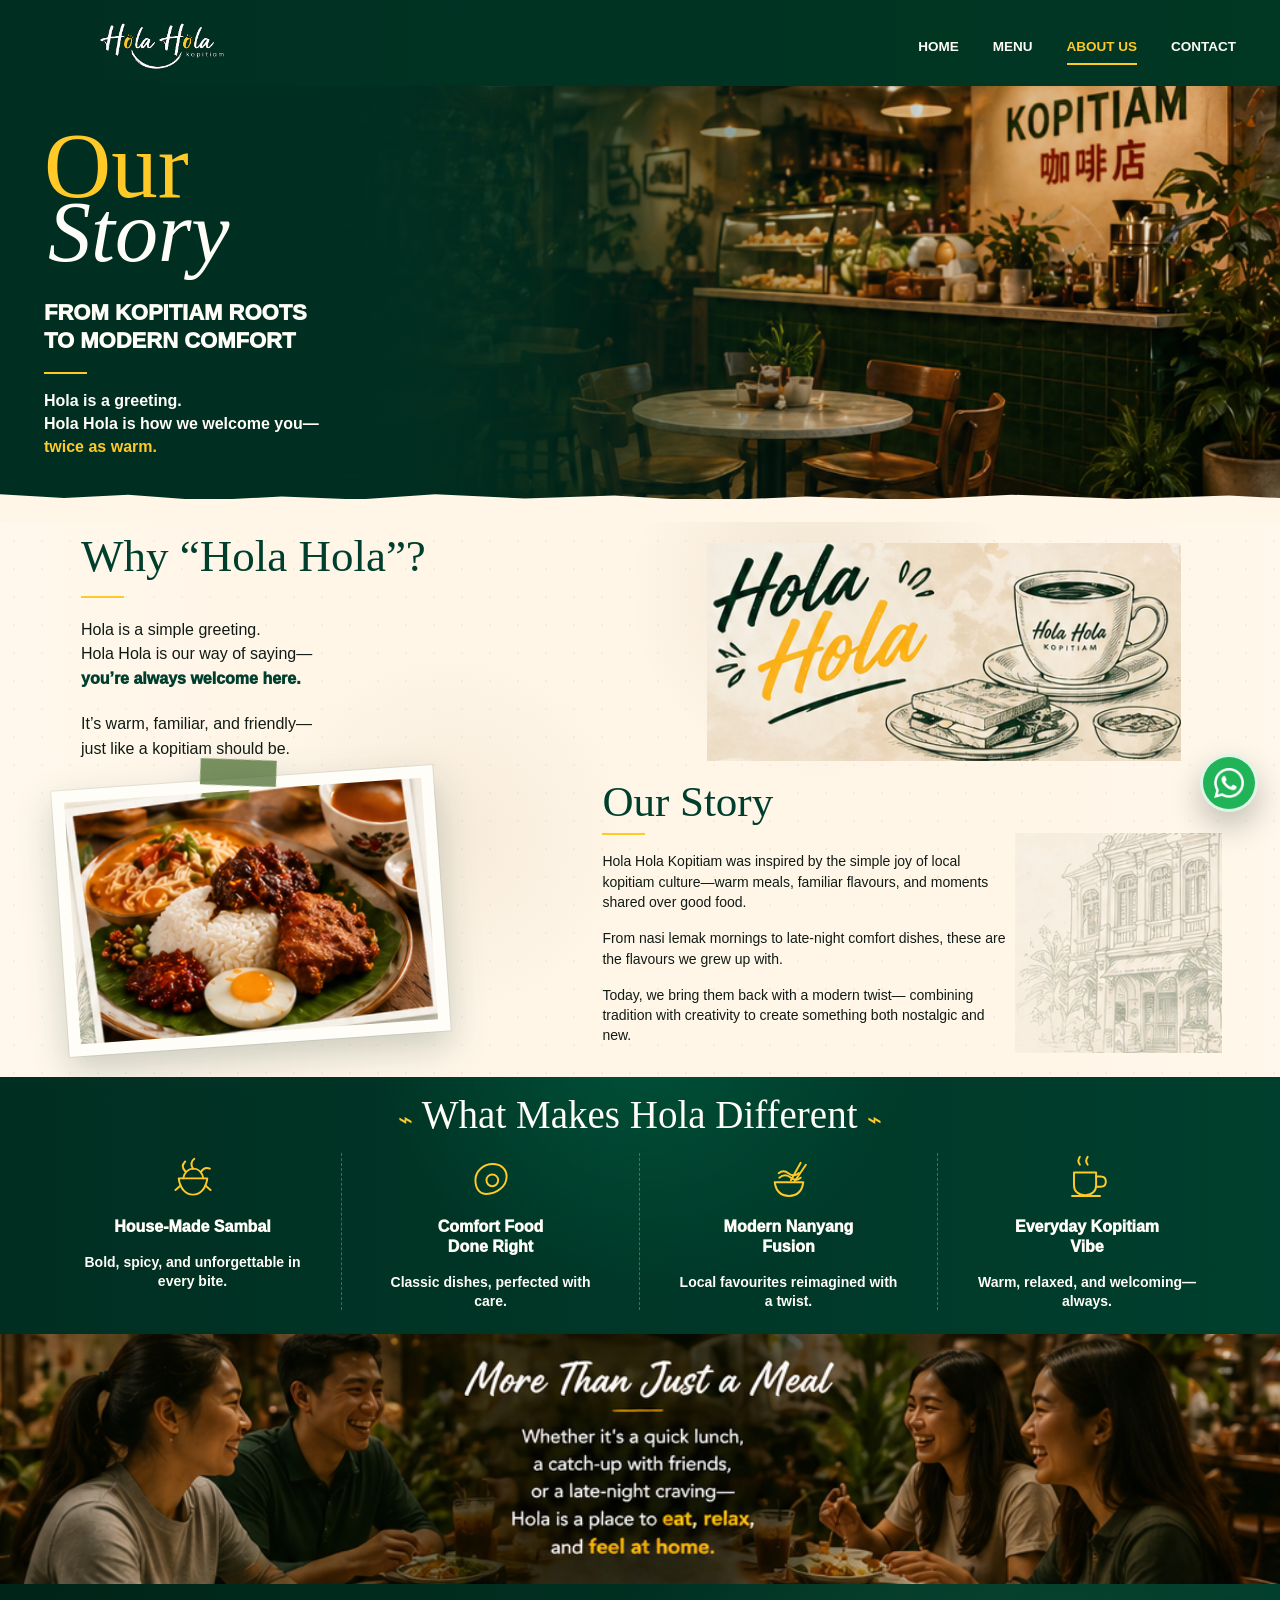
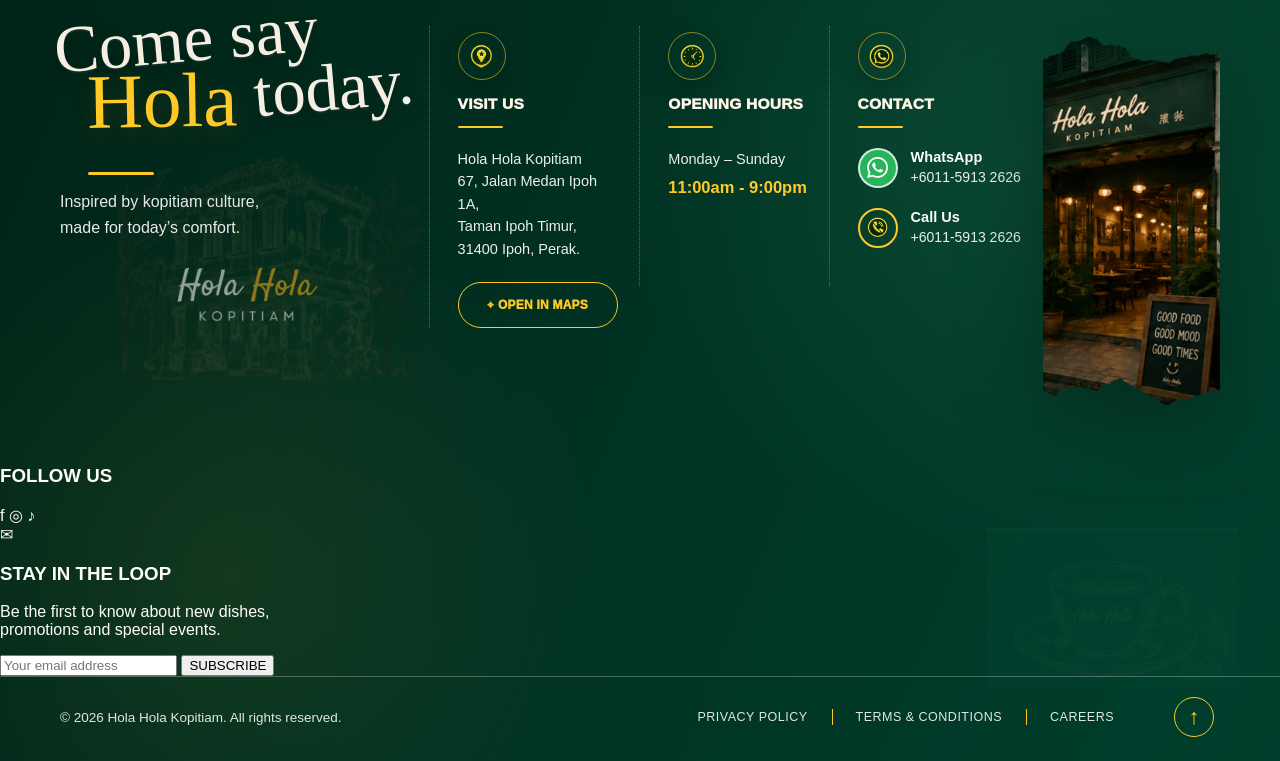
<file: about.html>
<!DOCTYPE html>
<html lang="en">
  <head>
    <meta charset="UTF-8" />
    <meta name="viewport" content="width=device-width, initial-scale=1.0" />
    <title>About Us | Hola Hola Kopitiam</title>
    <meta name="description" content="The story behind Hola Hola Kopitiam, from kopitiam roots to modern comfort." />
    <link rel="stylesheet" href="style.css" />
  </head>
  <body class="about-page">
    <header class="site-header" id="siteHeader">
      <div class="nav-wrap">
        <a class="logo" href="index.html" aria-label="Hola Hola Kopitiam home">
          <img src="images/logo/logo.png" alt="Hola Hola Kopitiam" />
        </a>

        <button class="menu-toggle" id="menuToggle" aria-label="Open menu" aria-expanded="false">
          <span></span>
          <span></span>
          <span></span>
        </button>

        <nav class="nav-menu" id="navMenu" aria-label="Main navigation">
          <a href="index.html">HOME</a>
          <a href="menu.html">MENU</a>
          <a class="active" href="about.html">ABOUT US</a>
          <a href="index.html#contact">CONTACT</a>
        </nav>
      </div>
    </header>

    <main>
      <section class="about-hero">
        <img src="images/about/about-hero.png" alt="Warm kopitiam interior" />
        <div class="about-hero-overlay"></div>
        <div class="about-hero-copy">
          <h1><span>Our</span><em>Story</em></h1>
          <h2>FROM KOPITIAM ROOTS<br />TO MODERN COMFORT</h2>
          <p>
            Hola is a greeting.<br />
            Hola Hola is how we welcome you—<br />
            <strong>twice as warm.</strong>
          </p>
        </div>
      </section>

      <section class="about-paper">
        <div class="container why-grid">
          <div class="why-copy">
            <h2>Why “Hola Hola”?</h2>
            <p>
              Hola is a simple greeting.<br />
              Hola Hola is our way of saying—<br />
              <strong>you’re always welcome here.</strong>
            </p>
            <p>
              It’s warm, familiar, and friendly—<br />
              just like a kopitiam should be.
            </p>
          </div>

          <div class="why-art">
            <img class="hola-illustration" src="images/about/hola-hola-illustration.png" alt="Hola Hola typography and kopitiam cup illustration" />
            <img class="coffee-cup" src="images/about/coffee-cup.png" alt="" aria-hidden="true" />
          </div>
        </div>

        <div class="container story-grid">
          <figure class="story-photo">
            <img src="images/about/story-food.png" alt="Nanyang comfort food plate" />
          </figure>

          <div class="story-copy">
            <h2>Our Story</h2>
            <p>
              Hola Hola Kopitiam was inspired by the simple joy
              of local kopitiam culture—warm meals, familiar
              flavours, and moments shared over good food.
            </p>
            <p>
              From nasi lemak mornings to late-night
              comfort dishes, these are the flavours
              we grew up with.
            </p>
            <p>
              Today, we bring them back with a modern twist—
              combining tradition with creativity
              to create something both nostalgic and new.
            </p>
          </div>

          <img class="building-sketch" src="images/about/building-sketch.png" alt="" aria-hidden="true" />
        </div>
      </section>

      <section class="difference-section">
        <div class="container">
          <h2><span>⌁</span> What Makes Hola Different <span>⌁</span></h2>
          <div class="difference-grid">
            <article>
              <img src="icons/sambal.svg" alt="" aria-hidden="true" />
              <h3>House-Made Sambal</h3>
              <p>Bold, spicy, and unforgettable in every bite.</p>
            </article>
            <article>
              <img src="icons/egg.svg" alt="" aria-hidden="true" />
              <h3>Comfort Food<br />Done Right</h3>
              <p>Classic dishes, perfected with care.</p>
            </article>
            <article>
              <img src="icons/noodle.svg" alt="" aria-hidden="true" />
              <h3>Modern Nanyang<br />Fusion</h3>
              <p>Local favourites reimagined with a twist.</p>
            </article>
            <article>
              <img src="icons/cup.svg" alt="" aria-hidden="true" />
              <h3>Everyday Kopitiam<br />Vibe</h3>
              <p>Warm, relaxed, and welcoming—always.</p>
            </article>
          </div>
        </div>
      </section>

      <section class="meal-banner" aria-label="More Than Just a Meal">
        <img src="images/about/friends-meal.png" alt="Friends sharing a meal at Hola Hola Kopitiam" />
        <div class="visually-hidden">
          <h2>More Than Just a Meal</h2>
          <p>Whether it’s a quick lunch, a catch-up with friends, or a late-night craving—Hola is a place to eat, relax, and feel at home.</p>
        </div>
      </section>
    </main>

    <footer class="site-footer" id="contact">
      <div class="footer-shell">
        <div class="footer-top">
          <div class="footer-invite">
            <h2>Come say<br /><span class="footer-hola-line"><span>Hola</span> today.</span></h2>
            <i aria-hidden="true"></i>
            <p>Inspired by kopitiam culture,<br />made for today’s comfort.</p>
            <div class="footer-logo-mark">
              <img src="images/logo/logo.png" alt="Hola Hola Kopitiam" />
            </div>
          </div>

          <div class="footer-panel footer-visit">
            <div class="footer-icon" aria-hidden="true"><img src="images/footer/icons/location-pin.png" alt="" /></div>
            <h3>VISIT US</h3>
            <p>
              Hola Hola Kopitiam<br />
              67, Jalan Medan Ipoh 1A,<br />
              Taman Ipoh Timur,<br />
              31400 Ipoh, Perak.
            </p>
            <a class="footer-pill" href="https://share.google/XCFySOkUaAAFdQD67" target="_blank" rel="noreferrer">⌖ OPEN IN MAPS</a>
          </div>

          <div class="footer-panel footer-hours">
            <div class="footer-icon" aria-hidden="true"><img src="images/footer/icons/clock.png" alt="" /></div>
            <h3>OPENING HOURS</h3>
            <p>Monday – Sunday</p>
            <strong>11:00am - 9:00pm</strong>
          </div>

          <div class="footer-panel footer-contact">
            <div class="footer-icon" aria-hidden="true"><img src="images/footer/icons/phone.png" alt="" /></div>
            <h3>CONTACT</h3>
            <a class="contact-row" href="https://wa.me/601159132626" target="_blank" rel="noreferrer">
              <span><img src="images/footer/icons/whatsapp-white.png" alt="" /></span>
              <b>WhatsApp<small>+6011-5913 2626</small></b>
            </a>
            <a class="contact-row" href="tel:+601159132626">
              <span><img src="images/footer/icons/call.png" alt="" /></span>
              <b>Call Us<small>+6011-5913 2626</small></b>
            </a>
          </div>

          <figure class="footer-shop">
            <img src="images/footer/shop-front.png" alt="Hola Hola Kopitiam shop front" />
          </figure>
        </div>

        <div class="footer-middle">
          <div class="footer-follow">
            <h3>FOLLOW US</h3>
            <div class="footer-socials">
              <a href="#" aria-label="Facebook">f</a>
              <a href="#" aria-label="Instagram">◎</a>
              <a href="#" aria-label="TikTok">♪</a>
            </div>
          </div>

          <div class="footer-loop">
            <span aria-hidden="true">✉</span>
            <div>
              <h3>STAY IN THE LOOP</h3>
              <p>Be the first to know about new dishes,<br />promotions and special events.</p>
            </div>
          </div>

          <form class="footer-subscribe" action="#" method="post">
            <label class="sr-only" for="footer-email-about">Your email address</label>
            <input id="footer-email-about" type="email" placeholder="Your email address" />
            <button type="submit">SUBSCRIBE</button>
          </form>
        </div>

        <div class="footer-bottom">
          <p>© 2026 Hola Hola Kopitiam. All rights reserved.</p>
          <nav aria-label="Footer links">
            <a href="#">PRIVACY POLICY</a>
            <a href="#">TERMS &amp; CONDITIONS</a>
            <a href="#">CAREERS</a>
          </nav>
          <a class="back-to-top" href="#" aria-label="Back to top">↑</a>
        </div>
      </div>
    </footer>

    <a class="whatsapp-float" href="https://wa.me/601159132626" target="_blank" rel="noreferrer" aria-label="WhatsApp Hola Hola Kopitiam"></a>

    <script src="script.js"></script>
  </body>
</html>
</file>
<file: style.css>
:root {
  --green: #003f2d;
  --dark-green: #002f22;
  --yellow: #ffc928;
  --cream: #fff6e8;
  --text-dark: #12372a;
  --white: #fffdf7;
  --shadow: 0 10px 24px rgba(18, 55, 42, 0.14);
  --radius: 16px;
  --max: 1200px;
}

* {
  box-sizing: border-box;
}

html {
  scroll-behavior: smooth;
}

body {
  margin: 0;
  color: var(--text-dark);
  background: var(--cream);
  font-family: Arial, Helvetica, sans-serif;
}

body.modal-open {
  overflow: hidden;
}

img {
  display: block;
  width: 100%;
  height: 100%;
  object-fit: cover;
}

a {
  color: inherit;
  text-decoration: none;
}

.container {
  width: min(var(--max), calc(100% - 88px));
  margin: 0 auto;
}

.site-header {
  position: fixed;
  top: 0;
  left: 0;
  right: 0;
  z-index: 50;
  background: linear-gradient(90deg, rgba(0, 47, 34, 0.96), rgba(0, 57, 36, 0.9));
  transition: box-shadow 0.2s ease, backdrop-filter 0.2s ease;
}

.site-header.scrolled {
  background: linear-gradient(90deg, var(--dark-green), #003924);
  box-shadow: 0 8px 22px rgba(0, 0, 0, 0.28);
  backdrop-filter: blur(8px);
}

.nav-wrap {
  width: min(var(--max), calc(100% - 88px));
  height: 86px;
  margin: 0 auto;
  display: flex;
  align-items: center;
  gap: 28px;
}

.logo {
  flex: 0 0 236px;
  height: 86px;
}

.logo img {
  object-fit: contain;
}

.nav-menu {
  flex: 1;
  display: flex;
  align-items: center;
  justify-content: flex-end;
  gap: 34px;
  color: var(--white);
  font-size: 13.5px;
  font-weight: 900;
}

.nav-menu > a:not(.order-btn) {
  position: relative;
  padding: 34px 0 28px;
}

.nav-menu > a:not(.order-btn)::after {
  content: "";
  position: absolute;
  left: 0;
  bottom: 17px;
  width: 0;
  height: 2px;
  background: var(--yellow);
}

.nav-menu > a.active {
  color: var(--yellow);
}

.nav-menu > a.active::after,
.nav-menu > a:hover::after {
  width: 100%;
}

.nav-socials {
  display: inline-flex;
  align-items: center;
  gap: 15px;
  margin-left: -8px;
}

.nav-social {
  display: inline-grid;
  place-items: center;
  width: 20px;
  height: 20px;
  padding: 0;
  opacity: 0.85;
  transition: opacity 0.2s ease, transform 0.2s ease;
}

.nav-social img {
  display: block;
  width: 19px;
  height: 19px;
  object-fit: contain;
  filter: brightness(0) invert(1);
  transition: filter 0.2s ease;
}

.nav-social:hover {
  opacity: 1;
  transform: translateY(-2px);
}

.nav-social:hover img {
  filter: brightness(0) saturate(100%) invert(82%) sepia(94%) saturate(769%) hue-rotate(340deg) brightness(101%) contrast(102%);
}

.order-btn {
  flex: 0 0 auto;
  display: inline-flex;
  align-items: center;
  gap: 8px;
  height: 43px;
  padding: 0 23px;
  border-radius: 999px;
  color: var(--dark-green);
  background: var(--yellow);
  box-shadow: 0 8px 16px rgba(255, 201, 40, 0.2);
}

.menu-toggle {
  display: none;
  margin-left: auto;
  width: 42px;
  height: 42px;
  border: 0;
  border-radius: 50%;
  background: var(--yellow);
}

.menu-toggle span {
  display: block;
  width: 19px;
  height: 2px;
  margin: 5px auto;
  background: var(--dark-green);
  transition: 0.2s ease;
}

.hero {
  position: relative;
  height: 570px;
  overflow: hidden;
  padding-top: 86px;
  background-image: url("images/hero/homebanner.png");
  background-size: cover;
  background-position: center top;
  background-repeat: no-repeat;
}

.hero-wrap {
  position: relative;
  z-index: 1;
  width: min(var(--max), calc(100% - 88px));
  height: 100%;
  margin: 0 auto;
  display: block;
}

.hero-copy {
  padding-top: 39px;
  color: var(--white);
}

.hero-kicker {
  margin: 0 0 4px;
  font-size: 25px;
  line-height: 1;
  font-weight: 950;
}

.hero h1 {
  margin: 0;
  line-height: 0.82;
}

.hero h1 span {
  position: relative;
  display: block;
  color: var(--yellow);
  font-size: 112px;
  font-weight: 950;
  letter-spacing: -4px;
  text-shadow: 0 4px 0 rgba(0, 0, 0, 0.08), 0 12px 26px rgba(0, 0, 0, 0.18);
}

.hero h1 span::after {
  content: "NEW";
  position: absolute;
  inset: 0;
  color: transparent;
  pointer-events: none;
  background-image:
    radial-gradient(circle, rgba(0, 63, 45, 0.58) 1px, transparent 1.6px),
    radial-gradient(circle, rgba(0, 47, 34, 0.32) 1px, transparent 1.4px),
    linear-gradient(115deg, transparent 0 34%, rgba(0, 47, 34, 0.22) 35% 36%, transparent 37% 100%);
  background-size: 9px 9px, 13px 13px, 26px 26px;
  background-position: 0 1px, 4px 5px, 0 0;
  -webkit-background-clip: text;
  background-clip: text;
  opacity: 0.42;
  mix-blend-mode: multiply;
}

.hero h1 em {
  display: block;
  margin: -7px 0 0 -8px;
  color: var(--white);
  font-family: "Brush Script MT", "Segoe Script", cursive;
  font-size: 108px;
  font-weight: 500;
  line-height: 0.78;
}

.hero-sub {
  margin: 33px 0 20px;
  color: var(--white);
  font-size: 17px;
  font-weight: 700;
  line-height: 1.45;
}

.hero-actions {
  display: flex;
  align-items: flex-start;
  gap: 26px;
}

.hero .hero-cta {
  display: inline-flex;
  flex-direction: column;
  align-items: flex-start;
  gap: 7px;
  color: var(--white);
}

.hero .hero-cta-main {
  display: inline-flex;
  align-items: center;
  justify-content: center;
  gap: 12px;
  min-width: 164px;
  min-height: 44px;
  padding: 0 24px;
  border-radius: 999px;
  font-size: 12.5px;
  line-height: 1;
  font-weight: 950;
  cursor: pointer;
  transition: transform 0.24s ease, box-shadow 0.24s ease, background 0.24s ease, color 0.24s ease;
}

.hero .hero-cta-primary .hero-cta-main {
  color: var(--dark-green);
  background: var(--yellow);
  box-shadow: 0 6px 14px rgba(0, 0, 0, 0.15);
}

.hero .hero-cta-primary:hover .hero-cta-main {
  transform: translateY(-3px);
  box-shadow: 0 12px 24px rgba(0, 0, 0, 0.25), 0 0 18px rgba(255, 201, 40, 0.32);
}

.hero .hero-cta-primary:active .hero-cta-main {
  transform: translateY(1px);
  box-shadow: 0 4px 8px rgba(0, 0, 0, 0.2);
}

.hero .hero-cta-secondary .hero-cta-main {
  color: var(--white);
  background: transparent;
  border: 1.5px solid rgba(255, 255, 255, 0.92);
}

.hero .hero-cta-secondary:hover .hero-cta-main {
  color: var(--dark-green);
  background: var(--white);
  transform: translateY(-3px);
}

.hero .hero-cta-secondary:active .hero-cta-main {
  transform: translateY(1px);
}

.hero .hero-cta-icon {
  position: relative;
  display: inline-block;
  width: 19px;
  height: 19px;
  flex: 0 0 19px;
  object-fit: contain;
}

.hero .hero-cta-icon.location::before,
.hero .hero-cta-icon.location::after {
  content: "";
  position: absolute;
  display: block;
}

.hero .hero-cta-icon.fork {
  color: var(--dark-green);
}

.hero .hero-cta-icon.location::before {
  left: 3px;
  top: 1px;
  width: 13px;
  height: 13px;
  border: 2px solid currentColor;
  border-radius: 50% 50% 50% 0;
  transform: rotate(-45deg);
}

.hero .hero-cta-icon.location::after {
  left: 8px;
  top: 6px;
  width: 3px;
  height: 3px;
  border: 2px solid currentColor;
  border-radius: 50%;
}

.hero .hero-cta-arrow {
  font-size: 18px;
  line-height: 1;
  transform: translateY(-1px);
}

.hero .hero-cta small {
  display: block;
  padding-left: 17px;
  color: rgba(255, 246, 232, 0.92);
  font-family: "Brush Script MT", "Segoe Script", cursive;
  font-size: 15px;
  line-height: 1;
  font-weight: 500;
  letter-spacing: 0;
  text-shadow: 0 2px 8px rgba(0, 0, 0, 0.24);
}

.btn {
  display: inline-flex;
  align-items: center;
  gap: 12px;
  justify-content: center;
  min-width: 174px;
  min-height: 52px;
  padding: 16px 28px;
  border-radius: 999px;
  font-size: 13px;
  font-weight: 700;
  line-height: 1;
  cursor: pointer;
  transition: all 0.3s ease;
}

.mini-btn:hover,
.order-btn:hover,
.directions:hover {
  transform: translateY(-1px) scale(1.03);
}

.btn-primary {
  color: var(--dark-green);
  background: var(--yellow);
  box-shadow: 0 6px 14px rgba(0, 0, 0, 0.15);
}

.btn-primary:hover {
  transform: translateY(-3px);
  box-shadow: 0 12px 24px rgba(0, 0, 0, 0.25), 0 0 18px rgba(255, 201, 40, 0.22);
}

.btn-primary:active {
  transform: translateY(1px);
  box-shadow: 0 4px 8px rgba(0, 0, 0, 0.2);
}

.btn-secondary {
  color: var(--white);
  border: 1.5px solid var(--white);
  background: transparent;
}

.btn-secondary:hover {
  color: var(--dark-green);
  background: var(--white);
  transform: translateY(-3px);
}

.btn-secondary:active {
  transform: translateY(1px);
}

.icon-left {
  display: inline-block;
  width: 20px;
  height: 20px;
  flex: 0 0 20px;
  background-color: currentColor;
  mask-position: center;
  mask-repeat: no-repeat;
  mask-size: contain;
  -webkit-mask-position: center;
  -webkit-mask-repeat: no-repeat;
  -webkit-mask-size: contain;
}

.icon-left.fork {
  mask-image: url("icons/fork.svg");
  -webkit-mask-image: url("icons/fork.svg");
}

.icon-left.location {
  mask-image: url("icons/location.svg");
  -webkit-mask-image: url("icons/location.svg");
}

.icon-right {
  font-size: 18px;
  line-height: 1;
  transform: translateY(-1px);
}

.promotions,
.must-try {
  position: relative;
  background: var(--cream);
}

.promotions {
  padding: 18px 0 13px;
}

.promotions::before,
.must-try::before {
  content: "";
  position: absolute;
  inset: 0;
  pointer-events: none;
  opacity: 0.04;
  background-image: radial-gradient(circle, var(--text-dark) 1px, transparent 1.2px);
  background-size: 28px 28px;
}

.section-title {
  position: relative;
  z-index: 1;
  display: flex;
  justify-content: center;
  align-items: center;
  gap: 14px;
  text-align: center;
}

.section-title h2 {
  position: relative;
  margin: 0;
  color: var(--text-dark);
  font-size: 29px;
  line-height: 0.92;
  font-weight: 950;
}

.promotions .section-title h2 {
  display: inline-block;
  text-shadow: 0 0 16px rgba(255, 201, 40, 0.34), 0 2px 0 rgba(255, 255, 255, 0.42);
  transform-origin: center;
  animation: promo-title-breathe 5.6s ease-in-out infinite;
}

.section-title p {
  margin: 4px 0 0;
  color: #8b4d24;
  font-family: "Brush Script MT", "Segoe Script", cursive;
  font-size: 23px;
  line-height: 0.8;
}

.promotions .section-title p {
  animation: promo-subtitle-breathe 5.8s ease-in-out infinite;
}

.section-title.small h2 {
  font-size: 26px;
}

.section-title.small p {
  font-size: 20px;
}

.ornament {
  color: var(--yellow);
  font-size: 29px;
  font-weight: 900;
}

.promotions .ornament {
  filter: drop-shadow(0 0 8px rgba(255, 201, 40, 0.4));
  transform-origin: center;
  animation: promo-ornament-pulse 4.8s ease-in-out infinite;
}

.promotions .ornament.flip {
  animation-delay: 0.7s;
}

.flip {
  transform: scaleX(-1);
}

.promo-grid {
  position: relative;
  z-index: 1;
  display: grid;
  grid-template-columns: 1fr 1fr;
  gap: 12px;
  margin-top: 19px;
}

.promo-card {
  position: relative;
  height: 270px;
  overflow: hidden;
  border-radius: 22px;
  border: 1px solid rgba(255, 246, 232, 0.24);
  box-shadow: 0 16px 34px rgba(18, 55, 42, 0.14);
  transition: transform 0.28s ease, box-shadow 0.28s ease, border-color 0.28s ease;
}

.promo-card::before {
  content: "";
  position: absolute;
  inset: 1px;
  z-index: 3;
  border-radius: 21px;
  pointer-events: none;
  box-shadow: inset 0 1px 0 rgba(255, 255, 255, 0.2), inset 0 0 0 1px rgba(255, 201, 40, 0.08);
}

.promo-card:hover {
  transform: translateY(-7px);
  border-color: rgba(255, 201, 40, 0.38);
  box-shadow: 0 24px 48px rgba(18, 55, 42, 0.26), 0 0 26px rgba(255, 201, 40, 0.12);
}

.product-card:hover {
  transform: translateY(-4px);
  box-shadow: 0 14px 30px rgba(18, 55, 42, 0.22);
}

.promo-combo {
  display: grid;
  grid-template-columns: 154px minmax(220px, 1fr);
  color: var(--white);
  background: linear-gradient(110deg, var(--dark-green), var(--green));
}

.promo-combo::after {
  content: "";
  position: absolute;
  inset: 0 auto 0 0;
  z-index: 1;
  width: 68%;
  background: linear-gradient(90deg, rgba(0, 47, 34, 0.98) 0%, rgba(0, 63, 45, 0.96) 68%, rgba(0, 63, 45, 0) 100%);
  pointer-events: none;
}

.discount-badge {
  position: relative;
  z-index: 2;
  overflow: hidden;
  width: 98px;
  height: 98px;
  margin: 30px 0 0 22px;
  padding-top: 24px;
  border-radius: 50%;
  color: var(--dark-green);
  background:
    radial-gradient(circle at 34% 24%, rgba(255, 255, 255, 0.54), transparent 24%),
    var(--yellow);
  transform: rotate(-5deg);
  text-align: center;
  font-size: 30px;
  line-height: 0.9;
  font-weight: 950;
  box-shadow: 0 16px 30px rgba(0, 0, 0, 0.24), 0 0 0 6px rgba(255, 201, 40, 0.16);
}

.discount-badge::before {
  content: "";
  position: absolute;
  inset: 8px;
  border: 1px dashed rgba(0, 63, 45, 0.38);
  border-radius: inherit;
  pointer-events: none;
}

.discount-badge::after,
.promo-stamp::after,
.mini-btn::after {
  content: "";
  position: absolute;
  top: -42%;
  bottom: -42%;
  width: 46%;
  transform: translateX(-190%) rotate(18deg);
  background: linear-gradient(90deg, transparent, rgba(255, 255, 255, 0.44), transparent);
  pointer-events: none;
  animation: promo-shine 6.5s ease-in-out infinite;
}

.discount-badge::after {
  left: 0;
  z-index: 1;
}

.discount-badge span {
  font-size: 23px;
}

.promo-text {
  position: relative;
  z-index: 2;
  padding: 35px 28px 0 0;
}

.promo-combo .promo-text {
  position: relative;
  z-index: 3;
  max-width: 50%;
  padding-left: 8px;
}

.promo-dessert {
  display: block;
  background:
    radial-gradient(ellipse at 64% 75%, rgba(255, 246, 226, 0.11), transparent 40%),
    radial-gradient(ellipse at 79% 62%, rgba(255, 238, 182, 0.18), transparent 52%),
    linear-gradient(90deg, rgba(0, 31, 23, 0.5), transparent 58%),
    linear-gradient(118deg, #002f22 0%, #003b2a 48%, #0a523c 100%);
}

.promo-dessert::before {
  content: "";
  position: absolute;
  left: 43%;
  bottom: -38px;
  z-index: 1;
  width: 210px;
  height: 116px;
  border-radius: 50%;
  background: rgba(255, 231, 174, 0.07);
  filter: blur(34px);
  pointer-events: none;
}

.promo-dessert .promo-text {
  max-width: 40%;
  padding: 23px 0 20px 32px;
}

.promo-tag {
  display: inline-flex;
  align-items: center;
  height: 22px;
  margin: 0 0 11px;
  padding: 0 10px;
  border-radius: 999px;
  color: var(--dark-green);
  background: rgba(255, 201, 40, 0.92);
  box-shadow: 0 8px 16px rgba(0, 0, 0, 0.12);
  font-size: 9.5px;
  line-height: 1;
  font-weight: 950;
  letter-spacing: 0.05em;
}

.promo-stamp .promo-tag {
  color: var(--yellow);
  background: var(--green);
  margin-bottom: 8px;
}

.promo-combo h3,
.promo-stamp h3 {
  margin: 0 0 12px;
  font-size: 21px;
  line-height: 1;
  font-weight: 950;
}

.promo-dessert h3 {
  display: grid;
  gap: 0;
  margin-bottom: 12px;
  line-height: 0.8;
  text-shadow: 0 10px 20px rgba(0, 0, 0, 0.23);
}

.promo-dessert h3 span {
  display: block;
  color: var(--yellow);
  font-family: "Poppins", "Arial Black", sans-serif;
  font-size: 43px;
  font-weight: 950;
  letter-spacing: -0.045em;
}

.promo-dessert h3 strong {
  display: block;
  color: var(--white);
  font-family: Georgia, "Times New Roman", serif;
  font-size: 45px;
  font-weight: 700;
  letter-spacing: -0.045em;
  transform: translateY(2px);
}

.promo-dessert h3 em {
  display: block;
  margin-top: 7px;
  margin-left: 5px;
  color: var(--yellow);
  font-family: "Brush Script MT", "Segoe Script", cursive;
  font-size: 30px;
  font-style: normal;
  font-weight: 500;
  letter-spacing: 0;
  transform: rotate(-4deg);
  text-shadow: 0 0 14px rgba(255, 201, 40, 0.28), 0 8px 18px rgba(0, 0, 0, 0.24);
}

.promo-combo p,
.promo-stamp p {
  margin: 0;
  font-size: 16px;
  font-weight: 800;
  line-height: 1.25;
}

.promo-dessert p {
  max-width: 230px;
  margin: 0 0 13px;
  color: rgba(255, 255, 255, 0.88);
  font-size: 13px;
  font-weight: 700;
  line-height: 1.34;
}

.promo-dessert p strong {
  color: var(--yellow);
  font-weight: 950;
}

.claim-btn {
  min-width: 130px;
  height: 32px;
  gap: 8px;
  border-radius: 999px;
  font-size: 11px;
  box-shadow: 0 10px 18px rgba(255, 201, 40, 0.18), 0 7px 14px rgba(0, 0, 0, 0.18);
}

.claim-btn span {
  display: inline-block;
  transition: transform 0.18s ease;
}

.claim-btn:hover span {
  transform: translateX(3px);
}

.claim-btn:hover {
  box-shadow: 0 14px 24px rgba(255, 201, 40, 0.25), 0 10px 18px rgba(0, 0, 0, 0.2);
}

.promo-combo small {
  display: block;
  margin: 24px 0 17px;
  font-size: 11px;
}

.mini-btn {
  position: relative;
  overflow: hidden;
  border: 0;
  font-family: inherit;
  cursor: pointer;
  display: inline-flex;
  align-items: center;
  justify-content: center;
  min-width: 132px;
  height: 34px;
  border-radius: 8px;
  font-size: 10.5px;
  font-weight: 950;
  box-shadow: 0 8px 16px rgba(0, 0, 0, 0.14);
  transition: transform 0.22s ease, background 0.22s ease, filter 0.22s ease, box-shadow 0.22s ease;
  animation: promo-button-pulse 3.9s ease-in-out infinite;
}

.mini-btn:hover {
  transform: translateY(-3px) scale(1.03);
  filter: brightness(1.06);
  box-shadow: 0 14px 24px rgba(0, 0, 0, 0.22), 0 0 18px rgba(255, 201, 40, 0.28);
}

.mini-btn:active {
  transform: translateY(1px) scale(0.99);
  box-shadow: 0 5px 9px rgba(0, 0, 0, 0.18);
}

.mini-btn::after {
  left: 0;
  animation-duration: 5.6s;
}

.mini-btn.yellow {
  color: var(--dark-green);
  background: var(--yellow);
}

.mini-btn.green {
  color: var(--white);
  background: var(--green);
}

.promo-combo > img {
  position: absolute;
  right: -30px;
  bottom: -12px;
  z-index: 0;
  width: 380px;
  height: auto;
  object-fit: contain;
  object-position: right bottom;
  filter: drop-shadow(0 18px 30px rgba(0, 0, 0, 0.18));
  transition: transform 0.32s ease, opacity 0.18s ease;
  transform: translateY(6px);
}

.dessert-visual {
  position: absolute;
  right: -140px;
  bottom: -106px;
  z-index: 2;
  width: 512px;
  height: 400px;
  pointer-events: none;
}

.dessert-visual::before {
  content: "";
  position: absolute;
  right: 128px;
  bottom: 78px;
  width: 330px;
  height: 174px;
  border-radius: 50%;
  background:
    radial-gradient(ellipse, rgba(255, 236, 188, 0.2), rgba(255, 211, 122, 0.08) 58%, transparent 78%);
  filter: blur(22px);
}

.dessert-visual::after {
  content: "";
  position: absolute;
  right: 90px;
  bottom: 72px;
  width: 370px;
  height: 82px;
  border-radius: 50%;
  background: rgba(0, 0, 0, 0.32);
  filter: blur(20px);
}

.dessert-visual img {
  position: absolute;
  object-fit: contain;
  filter: drop-shadow(0 28px 38px rgba(0, 0, 0, 0.38));
  transition: transform 0.28s ease;
}

.dessert-main {
  right: -12px;
  bottom: -26px;
  z-index: 3;
  width: 402px;
}

.dessert-side {
  right: 182px;
  bottom: 16px;
  z-index: 4;
  width: 282px;
  transform: rotate(-4deg);
  opacity: 0.98;
  filter: drop-shadow(0 32px 42px rgba(0, 0, 0, 0.5));
}

.promo-card:hover > img {
  transform: translateY(4px);
}

.promo-card:hover .dessert-main {
  transform: translateY(4px);
}

.promo-card:hover .dessert-side {
  transform: rotate(-4deg) translateY(4px);
}

.promo-stamp {
  overflow: hidden;
  color: var(--text-dark);
  background: radial-gradient(circle at 82% 42%, #ffd95d, var(--yellow) 54%, #eeb417);
}

.promo-stamp::after {
  left: 0;
  z-index: 1;
  opacity: 0.5;
  animation-delay: 1.2s;
}

.promo-stamp .promo-text {
  position: relative;
  z-index: 3;
  max-width: 50%;
  padding: 28px 0 24px 36px;
}

.promo-stamp .view-more-btn {
  position: relative;
  z-index: 4;
  margin-top: 0;
}

.promo-stamp h3 {
  display: flex;
  align-items: center;
  margin-bottom: 8px;
  color: var(--green);
}

.reward-icon {
  display: inline-grid;
  place-items: center;
  flex: 0 0 auto;
  width: 34px;
  height: 34px;
  margin-right: 9px;
  border-radius: 50%;
  background: #fff6e8;
  vertical-align: middle;
  box-shadow: inset 0 0 0 1px rgba(0, 63, 45, 0.08), 0 8px 18px rgba(0, 63, 45, 0.12);
}

.reward-icon img {
  width: 20px;
  height: 20px;
  object-fit: contain;
}

.stamp-row {
  display: grid;
  grid-template-columns: repeat(5, 24px);
  gap: 8px 10px;
  margin: 10px 0 12px 4px;
}

.stamp-row span:nth-child(5) {
  grid-column: 1;
}

.stamp-row span {
  display: grid;
  place-items: center;
  width: 24px;
  height: 24px;
  border-radius: 50%;
  color: var(--green);
  background: var(--white);
  font-size: 11px;
  font-weight: 950;
}

.stamp-row span:last-child {
  color: var(--yellow);
  border: 2px solid var(--green);
  background: var(--green);
  box-shadow: 0 8px 14px rgba(0, 63, 45, 0.2);
}

.stamp-row span:nth-child(8) {
  color: #f15a24;
  border: 2px solid #f15a24;
}

.stamp-row .stamp-gift {
  position: relative;
  font-size: 0;
}

.stamp-row .stamp-gift::before {
  content: "";
  width: 13px;
  height: 12px;
  border: 2px solid var(--yellow);
  border-radius: 3px;
  background:
    linear-gradient(90deg, transparent 43%, var(--yellow) 43% 57%, transparent 57%),
    linear-gradient(180deg, transparent 43%, var(--yellow) 43% 57%, transparent 57%);
}

.stamp-row .stamp-gift::after {
  content: "";
  position: absolute;
  top: 5px;
  left: 50%;
  width: 17px;
  height: 5px;
  border: 2px solid var(--yellow);
  border-radius: 5px 5px 2px 2px;
  transform: translateX(-50%);
}

.promo-stamp > img {
  position: absolute;
  right: -40px;
  bottom: -12px;
  width: 400px;
  height: auto;
  object-fit: contain;
  object-position: right bottom;
  filter: drop-shadow(0 18px 30px rgba(0, 0, 0, 0.18));
  transition: transform 0.32s ease;
  transform: translateY(6px);
}

.must-try {
  padding: 0 0 13px;
}

.menu-box {
  position: relative;
  z-index: 1;
  padding: 8px 16px 15px;
  border-radius: 15px;
  background: rgba(255, 250, 240, 0.72);
  box-shadow: inset 0 0 0 1px rgba(18, 55, 42, 0.09), 0 8px 20px rgba(18, 55, 42, 0.08);
}

.menu-head {
  display: grid;
  grid-template-columns: 1fr auto 1fr;
  align-items: center;
  margin-bottom: 11px;
}

.menu-head .section-title {
  grid-column: 2;
}

.view-all {
  grid-column: 3;
  justify-self: end;
  margin-right: 4px;
  color: var(--text-dark);
  font-size: 13px;
  font-weight: 950;
}

.product-grid {
  display: grid;
  grid-template-columns: repeat(4, 1fr);
  gap: 18px;
}

.product-card {
  overflow: hidden;
  border-radius: 9px;
  border: 1px solid rgba(18, 55, 42, 0.15);
  background: #fffaf0;
  text-align: center;
  box-shadow: 0 6px 15px rgba(18, 55, 42, 0.08);
  transition: transform 0.18s ease, box-shadow 0.18s ease;
}

.product-image {
  position: relative;
  height: 151px;
  overflow: hidden;
}

.product-image img {
  transition: transform 0.22s ease;
}

.product-card:hover .product-image img {
  transform: scale(1.08);
}

.product-image span {
  position: absolute;
  top: 0;
  left: 0;
  padding: 8px 10px;
  border-radius: 0 0 6px 0;
  color: var(--dark-green);
  background: var(--yellow);
  font-size: 11px;
  font-weight: 950;
}

.product-image span.new {
  color: var(--white);
  background: var(--green);
}

.product-body {
  min-height: 116px;
  padding: 9px 10px 10px;
}

.product-body h3 {
  margin: 0 0 7px;
  color: var(--text-dark);
  font-size: 16px;
  line-height: 1.1;
  font-weight: 950;
}

.product-body p {
  margin: 0;
  color: #0c2219;
  font-size: 12px;
  line-height: 1.35;
}

.promo-modal {
  position: fixed;
  inset: 0;
  z-index: 120;
  display: grid;
  place-items: center;
  padding: 28px;
  opacity: 0;
  pointer-events: none;
  transition: opacity 0.2s ease;
}

.promo-modal.open {
  opacity: 1;
  pointer-events: auto;
}

.promo-modal-backdrop {
  position: absolute;
  inset: 0;
  background: rgba(0, 28, 20, 0.78);
  backdrop-filter: blur(5px);
}

.promo-modal-dialog {
  position: relative;
  z-index: 1;
  width: min(680px, 100%);
  max-height: calc(100vh - 56px);
  padding: 14px;
  border-radius: 18px;
  background: linear-gradient(135deg, rgba(255, 246, 232, 0.96), rgba(255, 255, 255, 0.98));
  box-shadow: 0 30px 80px rgba(0, 0, 0, 0.35);
  transform: translateY(10px) scale(0.98);
  transition: transform 0.2s ease;
}

.promo-modal.open .promo-modal-dialog {
  transform: translateY(0) scale(1);
}

.promo-modal-dialog img {
  display: block;
  width: 100%;
  height: auto;
  max-height: calc(100vh - 108px);
  object-fit: contain;
  border-radius: 14px;
  background: var(--cream);
}

.promo-modal-close {
  position: absolute;
  top: -15px;
  right: -15px;
  display: grid;
  place-items: center;
  width: 42px;
  height: 42px;
  border: 2px solid rgba(255, 255, 255, 0.92);
  border-radius: 50%;
  color: var(--dark-green);
  background: var(--yellow);
  font-size: 28px;
  line-height: 1;
  font-weight: 800;
  cursor: pointer;
  box-shadow: 0 12px 28px rgba(0, 0, 0, 0.28);
}

@keyframes promo-title-breathe {
  0%,
  100% {
    transform: translateY(0) scale(1);
  }
  50% {
    transform: translateY(-2px) scale(1.025);
  }
}

@keyframes promo-ornament-pulse {
  0%,
  100% {
    transform: translateY(0) rotate(0deg) scale(1);
    opacity: 0.9;
  }
  45% {
    transform: translateY(-1px) rotate(-5deg) scale(1.08);
    opacity: 1;
  }
  68% {
    transform: translateY(1px) rotate(4deg) scale(1.04);
  }
}

@keyframes promo-subtitle-breathe {
  0%,
  100% {
    opacity: 0.9;
    transform: translateY(0);
  }
  50% {
    opacity: 1;
    transform: translateY(-1px);
  }
}

@keyframes promo-shine {
  0%,
  52% {
    transform: translateX(-190%) rotate(18deg);
  }
  78%,
  100% {
    transform: translateX(280%) rotate(18deg);
  }
}

@keyframes promo-button-pulse {
  0%,
  100% {
    box-shadow: 0 8px 16px rgba(0, 0, 0, 0.14);
  }
  50% {
    box-shadow: 0 10px 22px rgba(0, 0, 0, 0.18), 0 0 18px rgba(255, 201, 40, 0.24);
  }
}

.site-footer {
  position: relative;
  overflow: hidden;
  color: var(--white);
  background:
    radial-gradient(circle at 80% 22%, rgba(20, 91, 63, 0.5), transparent 34%),
    radial-gradient(circle at 18% 76%, rgba(255, 201, 40, 0.075), transparent 31%),
    linear-gradient(112deg, #002417 0%, #003223 48%, #003f2d 100%);
}

.site-footer::before,
.site-footer::after {
  content: "";
  position: absolute;
  pointer-events: none;
  opacity: 0.16;
  mix-blend-mode: screen;
}

.site-footer::before {
  left: 50px;
  bottom: 246px;
  width: 348px;
  height: 232px;
  background: url("images/about/building-sketch.png") center / contain no-repeat;
  display: none;
}

.site-footer::after {
  right: 42px;
  bottom: 74px;
  width: 252px;
  height: 160px;
  background: url("images/footer/cup-sketch.png") center / contain no-repeat;
  opacity: 0.13;
}

.footer-shell {
  position: relative;
  z-index: 1;
  width: min(100%, 1536px);
  margin: 0 auto;
}

.footer-top {
  display: grid;
  grid-template-columns: 1.24fr 0.74fr 0.72fr 0.77fr 1.3fr;
  gap: clamp(20px, 1.7vw, 26px);
  min-height: 418px;
  padding: 42px 60px 30px;
  align-items: start;
}

.footer-invite {
  position: relative;
  min-height: 390px;
  padding-top: 0;
}

.footer-invite::after {
  content: none;
}

.footer-invite h2 {
  position: relative;
  z-index: 2;
  margin: -2px 0 0 -8px;
  color: #f7eee3;
  font-family: "Brush Script MT", "Segoe Script", cursive;
  width: max-content;
  font-size: clamp(64px, 5.2vw, 84px);
  line-height: 0.82;
  font-weight: 400;
  letter-spacing: 0;
  text-shadow:
    0 2px 0 rgba(255, 246, 232, 0.05),
    0 8px 18px rgba(0, 0, 0, 0.3);
  transform: rotate(-5deg);
  transform-origin: left top;
}

.footer-invite .footer-hola-line {
  display: inline-block;
  margin-left: 28px;
  color: #f7eee3;
  white-space: nowrap;
  transform: translateY(-2px);
}

.footer-invite .footer-hola-line span {
  display: inline-block;
  color: var(--yellow);
  font-size: 1.16em;
  font-weight: 400;
  transform: translate(0, 2px) rotate(4deg);
  text-shadow: 0 7px 16px rgba(255, 201, 40, 0.13), 0 8px 18px rgba(0, 0, 0, 0.3);
}

.footer-invite i {
  position: relative;
  z-index: 2;
  display: block;
  width: 66px;
  height: 3px;
  margin: 30px 0 14px 28px;
  border-radius: 999px;
  background: var(--yellow);
}

.footer-invite p {
  position: relative;
  z-index: 2;
  margin: 0;
  max-width: 330px;
  color: rgba(255, 255, 255, 0.9);
  font-size: 16px;
  font-weight: 500;
  line-height: 1.62;
}

.sr-only {
  position: absolute;
  width: 1px;
  height: 1px;
  padding: 0;
  margin: -1px;
  overflow: hidden;
  clip: rect(0, 0, 0, 0);
  white-space: nowrap;
  border: 0;
}

.footer-logo-mark {
  position: absolute;
  left: -24px;
  bottom: -18px;
  z-index: 1;
  width: 470px;
  height: 316px;
  display: grid;
  place-items: center;
  background: url("images/footer/logo-building.png") center / contain no-repeat;
  mix-blend-mode: screen;
  opacity: 0.56;
}

.footer-logo-mark::before {
  content: none;
}

.footer-logo-mark img {
  display: none;
}

.footer-panel {
  min-height: 260px;
  padding: 6px 0 0 28px;
  border-left: 1px dotted rgba(255, 246, 232, 0.3);
}

.footer-icon {
  display: grid;
  place-items: center;
  width: 48px;
  height: 48px;
  margin-bottom: 16px;
  border: 1px solid rgba(255, 201, 40, 0.55);
  border-radius: 50%;
  color: var(--yellow);
  font-size: 22px;
  box-shadow: 0 8px 24px rgba(0, 0, 0, 0.22);
}

.footer-icon img {
  width: 25px;
  height: 25px;
  object-fit: contain;
}

.footer-panel h3 {
  margin: 0;
  color: #fff6e9;
  font-size: 15.5px;
  line-height: 1;
  font-weight: 950;
  letter-spacing: 0.015em;
  white-space: nowrap;
}

.footer-panel h3::after {
  content: "";
  display: block;
  width: 45px;
  height: 2px;
  margin: 14px 0 20px;
  background: var(--yellow);
  border-radius: 999px;
}

.footer-panel p {
  margin: 0;
  color: rgba(255, 255, 255, 0.92);
  font-size: 14.5px;
  font-weight: 500;
  line-height: 1.55;
}

.footer-pill {
  display: inline-flex;
  align-items: center;
  justify-content: center;
  gap: 10px;
  min-width: 160px;
  height: 46px;
  margin-top: 22px;
  padding: 0 18px;
  border: 1px solid var(--yellow);
  border-radius: 999px;
  color: var(--yellow);
  font-size: 12px;
  font-weight: 950;
  letter-spacing: 0.02em;
  transition: transform 0.18s ease, background 0.18s ease, color 0.18s ease;
}

.map-icon {
  width: 16px;
  height: 16px;
  object-fit: contain;
  opacity: 0.85;
  filter: brightness(0) saturate(100%) invert(82%) sepia(94%) saturate(769%) hue-rotate(340deg) brightness(101%) contrast(102%);
  transition: transform 0.18s ease, opacity 0.18s ease, filter 0.18s ease;
}

.footer-pill:hover .map-icon {
  opacity: 1;
  transform: translateX(2px);
  filter: brightness(0) saturate(100%) invert(13%) sepia(27%) saturate(1478%) hue-rotate(111deg) brightness(95%) contrast(102%);
}

.footer-hours strong {
  display: block;
  margin-top: 8px;
  color: var(--yellow);
  font-size: 16.5px;
  line-height: 1.1;
  white-space: nowrap;
}

.contact-row {
  display: flex;
  align-items: center;
  gap: 13px;
  margin-top: 20px;
  color: var(--white);
  transition: transform 0.18s ease;
}

.contact-row span {
  display: grid;
  place-items: center;
  flex: 0 0 auto;
  width: 40px;
  height: 40px;
  border: 2px solid var(--yellow);
  border-radius: 50%;
  color: var(--yellow);
  font-size: 18px;
}

.contact-row span img {
  width: 21px;
  height: 21px;
  object-fit: contain;
}

.contact-row:first-of-type span {
  color: var(--white);
  background: #27b45a;
  border-color: rgba(255, 255, 255, 0.78);
}

.contact-row b {
  display: grid;
  gap: 4px;
  color: var(--white);
  font-size: 14.5px;
  line-height: 1.1;
}

.contact-row small {
  color: rgba(255, 255, 255, 0.92);
  font-size: 14px;
  font-weight: 500;
  white-space: nowrap;
}

.footer-shop {
  align-self: stretch;
  min-height: 344px;
  margin: 0;
  overflow: hidden;
  border-radius: 4px;
  filter: drop-shadow(0 22px 42px rgba(0, 0, 0, 0.34));
}

.footer-shop img {
  width: 100%;
  height: 100%;
  object-fit: cover;
  object-position: center;
}

.footer-bottom {
  display: grid;
  grid-template-columns: minmax(260px, 1fr) auto 46px;
  gap: 36px;
  align-items: center;
  min-height: 78px;
  padding: 20px 60px 24px;
  border-top: 1px solid rgba(255, 246, 232, 0.28);
}

.footer-bottom p {
  margin: 0;
  color: rgba(255, 255, 255, 0.88);
  font-size: 13.5px;
}

.footer-bottom nav {
  display: flex;
  gap: 0;
  align-items: center;
}

.footer-bottom nav a {
  position: relative;
  padding: 0 24px;
  color: rgba(255, 255, 255, 0.88);
  font-size: 12.5px;
  letter-spacing: 0.04em;
}

.footer-bottom nav a + a::before {
  content: "";
  position: absolute;
  left: 0;
  top: 50%;
  width: 1px;
  height: 16px;
  transform: translateY(-50%);
  background: var(--yellow);
}

.back-to-top {
  display: grid;
  place-items: center;
  width: 40px;
  height: 40px;
  border: 1px solid var(--yellow);
  border-radius: 50%;
  color: var(--yellow);
  font-size: 22px;
  line-height: 1;
  transition: transform 0.18s ease, background 0.18s ease, color 0.18s ease;
}

.footer-pill:hover,
.contact-row:hover,
.back-to-top:hover {
  transform: translateY(-2px);
}

.footer-pill:hover,
.back-to-top:hover {
  color: var(--dark-green);
  background: var(--yellow);
}

.whatsapp-float {
  position: fixed;
  z-index: 80;
  right: 22px;
  bottom: 88px;
  display: grid;
  place-items: center;
  width: 58px;
  height: 58px;
  border-radius: 50%;
  color: var(--white);
  background: #20b358;
  border: 3px solid rgba(255, 255, 255, 0.86);
  box-shadow: 0 14px 32px rgba(0, 0, 0, 0.24);
  transition: transform 0.18s ease, box-shadow 0.18s ease;
}

.whatsapp-float::before {
  content: "";
  width: 30px;
  height: 30px;
  background: url("images/footer/icons/whatsapp-white.png") center / contain no-repeat;
}

.whatsapp-float:hover {
  transform: translateY(-2px) scale(1.08);
  box-shadow: 0 18px 38px rgba(0, 0, 0, 0.3);
}

.menu-page {
  background: var(--cream);
}

.menu-hero {
  position: relative;
  height: 560px;
  padding-top: 86px;
  overflow: hidden;
  color: var(--white);
  background-image: url("images/hero/menu-hero.png");
  background-size: cover;
  background-position: 58% top;
  background-repeat: no-repeat;
}

.menu-hero::before {
  content: "";
  position: absolute;
  inset: 0;
  background: linear-gradient(90deg, rgba(0, 47, 34, 0.98) 0%, rgba(0, 47, 34, 0.86) 34%, rgba(0, 47, 34, 0.34) 58%, rgba(0, 47, 34, 0.02) 100%);
}

.menu-hero-wrap {
  position: relative;
  z-index: 1;
  width: min(var(--max), calc(100% - 88px));
  height: 100%;
  margin: 0 auto;
  display: block;
}

.menu-hero-copy {
  position: relative;
  z-index: 2;
  max-width: 520px;
  padding-left: 80px;
  padding-top: 92px;
}

.menu-hero-copy p {
  margin: 0 0 6px;
  color: var(--yellow);
  font-family: "Brush Script MT", "Segoe Script", cursive;
  font-size: 42px;
  line-height: 0.9;
}

.menu-hero-copy h1 {
  margin: 0;
  color: var(--white);
  font-size: 104px;
  line-height: 0.86;
  font-weight: 950;
  letter-spacing: -2px;
}

.menu-hero-copy > span {
  display: block;
  margin-top: 18px;
  font-size: 18px;
  font-weight: 750;
  line-height: 1.36;
}

.scroll-cue {
  display: flex;
  align-items: center;
  gap: 12px;
  margin-top: 32px;
  font-size: 12px;
  font-weight: 950;
}

.scroll-cue i {
  display: grid;
  place-items: center;
  width: 22px;
  height: 34px;
  border: 1px solid rgba(255, 255, 255, 0.9);
  border-radius: 999px;
  font-style: normal;
  color: var(--white);
}

.category-section,
.signature-section,
.menu-cta-section {
  position: relative;
  background: var(--cream);
}

.category-section {
  padding: 18px 0 8px;
}

.category-section::before,
.signature-section::before,
.menu-cta-section::before {
  content: "";
  position: absolute;
  inset: 0;
  pointer-events: none;
  opacity: 0.035;
  background-image: radial-gradient(circle, var(--text-dark) 1px, transparent 1.2px);
  background-size: 28px 28px;
}

.menu-section-title {
  position: relative;
  z-index: 1;
  text-align: center;
}

.menu-section-title p {
  margin: 0 0 4px;
  color: #8b4d24;
  font-family: "Brush Script MT", "Segoe Script", cursive;
  font-size: 25px;
  line-height: 0.9;
}

.menu-section-title h2 {
  margin: 0;
  color: var(--text-dark);
  font-size: 30px;
  line-height: 1;
  font-weight: 950;
}

.menu-section-title h2 span {
  color: var(--yellow);
  font-size: 26px;
  vertical-align: 0.08em;
}

.menu-section-title > span {
  display: block;
  margin-top: 8px;
  color: #171d18;
  font-size: 14px;
}

.category-layout {
  position: relative;
  z-index: 1;
  display: grid;
  grid-template-columns: 44px 1fr;
  gap: 16px;
  margin-top: 16px;
}

.category-numbers {
  padding-top: 24px;
  text-align: center;
  color: rgba(18, 55, 42, 0.26);
}

.category-numbers button {
  display: block;
  width: 100%;
  padding: 0;
  border: 0;
  color: rgba(18, 55, 42, 0.26);
  background: transparent;
  font-size: 18px;
  line-height: 1;
  font-weight: 950;
  cursor: pointer;
  transition: color 0.18s ease, transform 0.18s ease;
}

.category-numbers button.active,
.category-numbers button:hover,
.category-numbers button:focus-visible {
  color: var(--yellow);
  transform: translateX(2px);
  outline: 0;
}

.category-numbers span {
  display: block;
  margin: 10px 0;
  color: rgba(18, 55, 42, 0.2);
  font-size: 10px;
}

.category-stack {
  display: grid;
  gap: 2px;
}

.feature-category {
  min-height: 328px;
  display: grid;
  grid-template-columns: 54% 46%;
  overflow: hidden;
  border-radius: 13px;
  background: var(--green);
  box-shadow: var(--shadow);
  transition: opacity 0.18s ease, transform 0.18s ease, box-shadow 0.18s ease;
}

.feature-category.is-changing {
  opacity: 0.68;
  transform: translateY(3px);
}

.feature-image {
  min-height: 328px;
  overflow: hidden;
}

.feature-image img {
  transition: transform 0.28s ease, opacity 0.18s ease;
}

.feature-category:hover .feature-image img {
  transform: scale(1.035);
}

.feature-copy {
  position: relative;
  padding: 38px 34px;
  color: var(--white);
  background:
    linear-gradient(90deg, rgba(0, 63, 45, 0.82), rgba(0, 47, 34, 0.98)),
    radial-gradient(circle at 92% 65%, rgba(255, 255, 255, 0.08), transparent 30%);
}

.feature-copy::after {
  content: "☕";
  position: absolute;
  right: 30px;
  bottom: 24px;
  color: rgba(255, 255, 255, 0.2);
  font-size: 100px;
}

.feature-copy small {
  display: block;
  color: var(--yellow);
  font-size: 22px;
  font-weight: 950;
}

.feature-copy h3 {
  margin: 9px 0 0;
  font-family: "Brush Script MT", "Segoe Script", cursive;
  font-size: 61px;
  line-height: 0.88;
  font-weight: 500;
}

.feature-copy em {
  display: block;
  margin-top: 13px;
  color: var(--yellow);
  font-family: "Brush Script MT", "Segoe Script", cursive;
  font-size: 25px;
  line-height: 1;
}

.feature-copy p {
  max-width: 270px;
  margin: 14px 0 20px;
  font-size: 14px;
  line-height: 1.45;
}

.feature-action {
  position: relative;
  z-index: 1;
  display: inline-flex;
  align-items: center;
  justify-content: center;
  gap: 18px;
  min-width: 178px;
  height: 39px;
  border-radius: 999px;
  color: var(--dark-green);
  background: var(--yellow);
  font-size: 11px;
  font-weight: 950;
}

.category-row {
  position: relative;
  min-height: 74px;
  padding-top: 16px;
  padding-bottom: 16px;
  overflow: hidden;
  border-radius: 0 10px 10px 0;
  background: #fbecd7;
  box-shadow: inset 0 -1px rgba(18, 55, 42, 0.18);
  cursor: pointer;
  transition: max-height 0.24s ease, opacity 0.18s ease, transform 0.18s ease, box-shadow 0.18s ease, background 0.18s ease;
}

.category-row:hover {
  transform: scale(1.01);
  box-shadow: var(--shadow);
}

.category-row:focus-visible {
  outline: 3px solid rgba(255, 201, 40, 0.76);
  outline-offset: 2px;
}

.category-row.active {
  background: #fff4df;
  border-radius: 10px 10px 0 0;
  box-shadow: inset 5px 0 var(--yellow), 0 10px 24px rgba(18, 55, 42, 0.14);
}

.category-row.active img {
  transform: scale(1.04);
}

.category-row img {
  position: absolute;
  inset: 0 0 0 auto;
  width: 60%;
  object-position: right center;
  transition: transform 0.28s ease, opacity 0.18s ease;
}

.category-row::before {
  content: "";
  position: absolute;
  inset: 0;
  z-index: 1;
  background: linear-gradient(90deg, #fff1dc 0 43%, rgba(255, 241, 220, 0.78) 50%, rgba(255, 241, 220, 0) 62%);
}

.category-row div {
  position: relative;
  z-index: 2;
  display: grid;
  grid-template-columns: 52px 1fr;
  column-gap: 10px;
  row-gap: 2px;
  align-items: center;
  height: auto;
  min-height: 42px;
  padding-left: 28px;
}

.category-row strong {
  font-family: "Poppins", Arial, Helvetica, sans-serif;
  color: var(--green);
  font-size: 30px;
  font-weight: 800;
  transition: color 0.18s ease;
}

.category-row.active strong {
  color: var(--yellow);
}

.feature-category.category-item,
.category-item {
  cursor: pointer;
}

.feature-category.active {
  box-shadow: 0 18px 36px rgba(18, 55, 42, 0.22), 0 0 0 2px rgba(255, 201, 40, 0.55);
}

.menu-poster-panel {
  scroll-margin-top: 104px;
  max-height: 0;
  opacity: 0;
  overflow: hidden;
  transform: translateY(-8px);
  transition: max-height 0.22s ease, opacity 0.16s ease, transform 0.18s ease, margin 0.18s ease;
}

.poster-preload {
  position: absolute;
  width: 1px;
  height: 1px;
  overflow: hidden;
  opacity: 0;
  pointer-events: none;
}

.menu-poster-panel.open {
  max-height: 2400px;
  opacity: 1;
  margin: 0 0 16px;
  transform: translateY(0);
}

.menu-poster-card {
  padding: 12px;
  border-radius: 0 0 16px 16px;
  background:
    linear-gradient(180deg, rgba(0, 63, 45, 0.98), rgba(0, 47, 34, 0.98)),
    var(--green);
  box-shadow: 0 18px 34px rgba(18, 55, 42, 0.18);
  border: 1px solid rgba(255, 201, 40, 0.22);
  border-top: 0;
}

.menu-poster-image-wrap {
  overflow: hidden;
  border-radius: 14px;
  background: rgba(255, 246, 232, 0.08);
}

.menu-poster-image-wrap img {
  display: block;
  width: 100%;
  height: auto;
  max-height: none;
  object-fit: contain;
  border-radius: 14px;
}

.category-row h3 {
  margin: 0 0 2px;
  color: #003f2d;
  font-family: "Playfair Display", Georgia, "Times New Roman", serif;
  font-size: 28px;
  line-height: 1.1;
  font-weight: 700;
  letter-spacing: -0.3px;
}

.category-row p {
  grid-column: 2;
  margin: 0;
  color: rgba(0, 0, 0, 0.72);
  font-family: "Poppins", Arial, Helvetica, sans-serif;
  font-size: 16px;
  line-height: 1.25;
  font-weight: 600;
  letter-spacing: 0.2px;
  transform: translateY(-2px);
}

.signature-section {
  padding: 8px 0 18px;
}

.signature-head {
  position: relative;
  margin-bottom: 14px;
}

.signature-grid {
  position: relative;
  z-index: 1;
  display: grid;
  grid-template-columns: repeat(3, 1fr);
  gap: 18px;
  margin-top: 0;
}

.signature-card {
  overflow: hidden;
  border-radius: 12px;
  border: 1px solid rgba(18, 55, 42, 0.12);
  background: #fffaf0;
  box-shadow: var(--shadow);
  transition: transform 0.22s ease, box-shadow 0.22s ease;
}

.signature-card:hover {
  transform: translateY(-6px);
  box-shadow: 0 20px 40px rgba(0, 0, 0, 0.2);
}

.signature-image {
  position: relative;
  height: 190px;
  overflow: hidden;
}

.signature-image img {
  transition: transform 0.22s ease;
}

.signature-card:hover .signature-image img {
  transform: scale(1.07);
}

.signature-image span {
  position: absolute;
  top: 0;
  left: 0;
  padding: 8px 11px;
  border-radius: 0 0 6px 0;
  color: var(--dark-green);
  background: var(--yellow);
  font-size: 11px;
  font-weight: 950;
}

.signature-image span.new {
  color: var(--white);
  background: var(--green);
}

.signature-body {
  position: relative;
  min-height: 118px;
  padding: 17px 18px 20px;
}

.signature-body h3 {
  margin: 0 0 9px;
  color: var(--text-dark);
  font-size: 18.5px;
  line-height: 1.15;
  font-weight: 950;
}

.signature-body p {
  margin: 0;
  color: #1b2a23;
  font-size: 13px;
  line-height: 1.45;
}

.menu-cta-section {
  padding: 0 0 22px;
}

.menu-cta {
  position: relative;
  z-index: 1;
  min-height: 82px;
  display: grid;
  grid-template-columns: 70px 1fr auto;
  gap: 16px;
  align-items: center;
  padding: 13px 48px;
  border-radius: 11px;
  color: var(--white);
  background:
    radial-gradient(circle at 20% 50%, rgba(255, 201, 40, 0.08), transparent 34%),
    linear-gradient(90deg, var(--dark-green), var(--green));
  box-shadow: var(--shadow);
}

.book-icon {
  display: grid;
  place-items: center;
  width: 58px;
  height: 58px;
  border: 2px solid rgba(255, 255, 255, 0.55);
  border-radius: 9px;
  color: var(--yellow);
  font-size: 30px;
}

.menu-cta strong {
  display: block;
  font-size: 12px;
  line-height: 1;
  font-weight: 950;
}

.menu-cta h2 {
  margin: 2px 0 0;
  color: var(--yellow);
  font-family: "Brush Script MT", "Segoe Script", cursive;
  font-size: 39px;
  line-height: 0.9;
  font-weight: 500;
}

.menu-cta p {
  margin: 4px 0 0;
  font-size: 12px;
}

.menu-cta a {
  display: inline-flex;
  align-items: center;
  justify-content: center;
  gap: 26px;
  min-width: 166px;
  height: 43px;
  border-radius: 999px;
  color: var(--dark-green);
  background: var(--yellow);
  font-size: 12px;
  font-weight: 950;
}

.about-page {
  background: var(--cream);
}

.about-hero {
  position: relative;
  height: 500px;
  padding-top: 86px;
  overflow: hidden;
  color: var(--white);
  background:
    radial-gradient(circle at 26% 60%, rgba(0, 75, 50, 0.52), transparent 34%),
    var(--dark-green);
}

.about-hero > img {
  position: absolute;
  inset: 86px 0 0 auto;
  width: 73%;
  height: calc(100% - 86px);
  object-fit: cover;
  object-position: right center;
}

.about-hero-overlay {
  position: absolute;
  inset: 86px 0 0;
  background:
    linear-gradient(90deg, rgba(0, 47, 34, 1) 0%, rgba(0, 47, 34, 0.98) 28%, rgba(0, 47, 34, 0.72) 43%, rgba(0, 47, 34, 0.18) 66%, rgba(0, 47, 34, 0.03) 100%),
    radial-gradient(circle at 17% 52%, rgba(0, 63, 45, 0.78), transparent 36%);
}

.about-hero-copy {
  position: relative;
  z-index: 1;
  width: min(var(--max), calc(100% - 88px));
  margin: 0 auto;
  padding-top: 46px;
}

.about-hero h1 {
  margin: 0;
  line-height: 0.74;
}

.about-hero h1 span,
.about-hero h1 em {
  display: block;
  font-family: "Brush Script MT", "Segoe Script", cursive;
  font-weight: 500;
}

.about-hero h1 span {
  color: var(--yellow);
  font-size: 93px;
}

.about-hero h1 em {
  margin-left: 4px;
  color: var(--white);
  font-size: 86px;
}

.about-hero h2 {
  position: relative;
  margin: 35px 0 0;
  color: var(--white);
  font-size: 22px;
  line-height: 1.26;
  font-weight: 950;
}

.about-hero h2::after,
.why-copy h2::after,
.story-copy h2::after {
  content: "";
  display: block;
  width: 43px;
  height: 2px;
  margin-top: 17px;
  background: var(--yellow);
}

.about-hero p {
  margin: 15px 0 0;
  font-size: 16px;
  line-height: 1.45;
  font-weight: 650;
}

.about-hero p strong {
  color: var(--yellow);
}

.about-paper {
  position: relative;
  margin-top: -1px;
  padding: 30px 0 24px;
  background:
    linear-gradient(90deg, rgba(255, 253, 247, 0.24), transparent 22%, transparent 78%, rgba(255, 253, 247, 0.2)),
    radial-gradient(circle at 64% 16%, rgba(140, 92, 43, 0.12), transparent 20%),
    radial-gradient(circle at 35% 58%, rgba(140, 92, 43, 0.07), transparent 21%),
    var(--cream);
}

.about-paper::before {
  content: "";
  position: absolute;
  inset: 0;
  pointer-events: none;
  opacity: 0.045;
  background-image: radial-gradient(circle, var(--text-dark) 1px, transparent 1.2px);
  background-size: 28px 28px;
}

.about-paper::after {
  content: "";
  position: absolute;
  z-index: 0;
  left: 0;
  right: 0;
  top: -25px;
  height: 48px;
  pointer-events: none;
  background: var(--cream);
  clip-path: polygon(
    0 42%,
    5% 50%,
    10% 43%,
    16% 55%,
    22% 47%,
    28% 53%,
    34% 42%,
    41% 51%,
    48% 45%,
    55% 56%,
    63% 47%,
    71% 54%,
    79% 43%,
    88% 52%,
    96% 45%,
    100% 50%,
    100% 100%,
    0 100%
  );
  filter: drop-shadow(0 -2px 0 rgba(255, 246, 232, 0.35));
}

.why-grid {
  position: relative;
  z-index: 2;
  display: grid;
  grid-template-columns: 39% 61%;
  align-items: center;
  min-height: 238px;
}

.why-copy {
  padding-left: 37px;
}

.why-copy h2,
.story-copy h2,
.difference-section h2 {
  margin: 0;
  color: var(--green);
  font-family: "Brush Script MT", "Segoe Script", cursive;
  font-weight: 500;
}

.why-copy h2 {
  font-size: 45px;
  line-height: 0.98;
}

.why-copy p {
  margin: 20px 0 0;
  color: #111b16;
  font-size: 16px;
  line-height: 1.55;
}

.why-copy strong {
  color: var(--green);
  font-weight: 950;
}

.why-art {
  position: relative;
  min-height: 228px;
}

.hola-illustration {
  position: absolute;
  right: 32px;
  top: 9px;
  width: 520px;
  height: 218px;
  object-fit: contain;
}

.coffee-cup {
  position: absolute;
  right: 42px;
  top: 30px;
  width: 175px;
  height: 134px;
  object-fit: contain;
  opacity: 0;
}

.story-grid {
  position: relative;
  z-index: 2;
  display: grid;
  grid-template-columns: 45% 36% 19%;
  min-height: 298px;
  align-items: center;
  margin-top: -12px;
  padding-top: 14px;
}

.story-grid::before {
  content: none;
}

.story-photo {
  position: relative;
  width: 382px;
  height: 266px;
  margin: 0 0 0 16px;
  overflow: visible;
  filter: drop-shadow(0 14px 18px rgba(18, 55, 42, 0.22));
  transform: rotate(-4deg);
}

.story-photo::before {
  content: "";
  position: absolute;
  left: 150px;
  top: -19px;
  width: 76px;
  height: 26px;
  background: rgba(78, 111, 51, 0.75);
  transform: rotate(6deg);
  z-index: 2;
}

.story-photo img {
  border: 12px solid #fffdf7;
  box-shadow: 0 0 0 1px rgba(18, 55, 42, 0.08);
}

.story-copy {
  padding-left: 22px;
  padding-top: 4px;
}

.story-copy h2 {
  font-size: 43px;
  line-height: 1;
}

.story-copy h2::after {
  margin-top: 10px;
}

.story-copy p {
  margin: 16px 0 0;
  color: #111b16;
  font-size: 14px;
  line-height: 1.45;
}

.building-sketch {
  align-self: end;
  width: 218px;
  height: 220px;
  object-fit: contain;
  opacity: 0.66;
}

.difference-section {
  padding: 18px 0 24px;
  color: var(--white);
  background:
    radial-gradient(circle at 50% -20%, rgba(0, 100, 68, 0.6), transparent 38%),
    linear-gradient(90deg, var(--dark-green), var(--green));
}

.difference-section h2 {
  color: var(--white);
  text-align: center;
  font-size: 39px;
  line-height: 1;
}

.difference-section h2 span {
  color: var(--yellow);
  font-family: Arial, Helvetica, sans-serif;
  font-size: 25px;
}

.difference-grid {
  display: grid;
  grid-template-columns: repeat(4, 1fr);
  margin-top: 19px;
}

.difference-grid article {
  min-height: 133px;
  padding: 0 36px;
  text-align: center;
  border-right: 1px dashed rgba(255, 201, 40, 0.36);
}

.difference-grid article:last-child {
  border-right: 0;
}

.difference-grid img {
  width: 66px;
  height: 52px;
  margin: 0 auto 12px;
  object-fit: contain;
}

.difference-grid h3 {
  margin: 0;
  color: var(--white);
  font-size: 16px;
  line-height: 1.24;
  font-weight: 950;
}

.difference-grid p {
  margin: 16px 0 0;
  color: var(--white);
  font-size: 14px;
  line-height: 1.35;
  font-weight: 650;
}

.meal-banner {
  height: 250px;
  overflow: hidden;
  background: var(--dark-green);
}

.meal-banner img {
  object-fit: cover;
  object-position: center;
}

.visually-hidden {
  position: absolute;
  width: 1px;
  height: 1px;
  overflow: hidden;
  clip: rect(0 0 0 0);
  white-space: nowrap;
}

@media (max-width: 1180px) {
  .footer-top {
    grid-template-columns: repeat(2, minmax(0, 1fr));
    min-height: 0;
    padding: 42px 34px 30px;
  }

  .footer-invite {
    min-height: 340px;
  }

  .footer-invite h2 {
    font-size: 62px;
  }

  .footer-logo-mark {
    left: -18px;
    bottom: 10px;
    width: 360px;
    height: 240px;
  }

  .footer-panel {
    min-height: 246px;
  }

  .footer-shop {
    grid-column: 1 / -1;
    min-height: 280px;
    max-height: 340px;
  }

  .footer-bottom {
    grid-template-columns: 1fr 46px;
    gap: 24px;
    padding: 20px 34px 26px;
  }

  .footer-bottom nav {
    grid-column: 1 / -1;
    grid-row: 2;
    flex-wrap: wrap;
  }

  .back-to-top {
    grid-column: 2;
    grid-row: 1;
  }
}

@media (max-width: 980px) {
  .container,
  .nav-wrap,
  .hero-wrap {
    width: calc(100% - 40px);
  }

  .nav-wrap {
    height: 76px;
  }

  .logo {
    flex-basis: 180px;
    height: 70px;
  }

  .menu-toggle {
    display: block;
    position: relative;
    z-index: 70;
  }

  .menu-toggle.open span:nth-child(1) {
    transform: translateY(7px) rotate(45deg);
  }

  .menu-toggle.open span:nth-child(2) {
    opacity: 0;
  }

  .menu-toggle.open span:nth-child(3) {
    transform: translateY(-7px) rotate(-45deg);
  }

  .nav-menu {
    position: fixed;
    top: 0;
    right: 0;
    width: min(280px, 72vw);
    height: 100vh;
    padding: 92px 24px 28px;
    align-items: flex-start;
    justify-content: flex-start;
    flex-direction: column;
    gap: 17px;
    color: var(--text-dark);
    background: var(--cream);
    box-shadow: -18px 0 38px rgba(0, 0, 0, 0.22);
    transform: translateX(105%);
    transition: transform 0.24s ease;
  }

  .nav-socials {
    width: 100%;
    margin: 6px 0 0;
    padding-top: 16px;
    border-top: 1px solid rgba(0, 63, 45, 0.14);
    flex-wrap: wrap;
    justify-content: flex-start;
    gap: 12px;
  }

  .nav-socials::before {
    content: "Follow us";
    flex: 0 0 100%;
    margin-bottom: 4px;
    color: rgba(18, 55, 42, 0.72);
    font-size: 12px;
    font-weight: 800;
    letter-spacing: 0.04em;
    text-transform: uppercase;
  }

  .nav-social {
    width: 38px;
    height: 38px;
    border: 1px solid rgba(0, 63, 45, 0.2);
    border-radius: 50%;
    opacity: 1;
  }

  .nav-social img {
    width: 18px;
    height: 18px;
    filter: brightness(0) saturate(100%) invert(18%) sepia(34%) saturate(1217%) hue-rotate(113deg) brightness(94%) contrast(101%);
  }

  .nav-social:hover {
    border-color: var(--yellow);
  }

  .nav-social:hover img {
    filter: brightness(0) saturate(100%) invert(82%) sepia(94%) saturate(769%) hue-rotate(340deg) brightness(101%) contrast(102%);
  }

  .nav-menu.open {
    transform: translateX(0);
  }

  .nav-menu > a:not(.order-btn) {
    padding: 0 0 8px;
  }

  .nav-menu > a:not(.order-btn)::after {
    bottom: 0;
  }

  .order-btn {
    margin-top: 10px;
  }

  .hero {
    height: auto;
    min-height: 520px;
    padding-top: 76px;
    background-position: left top;
  }

  .hero-wrap {
    height: auto;
  }

  .hero-copy {
    padding-top: 28px;
  }

  .promo-grid,
  .product-grid {
    grid-template-columns: 1fr 1fr;
  }

  .promo-card {
    height: 280px;
  }

  .promo-combo {
    grid-template-columns: 110px 1fr;
  }

  .promo-combo > img,
  .promo-stamp > img {
    width: 340px;
    height: 250px;
    opacity: 0.58;
    position: absolute;
    right: 0;
    bottom: 0;
  }

  .footer-top {
    grid-template-columns: repeat(2, minmax(0, 1fr));
    min-height: 0;
    padding: 42px 34px 30px;
  }

  .footer-invite {
    min-height: 292px;
  }

  .footer-invite h2 {
    font-size: 50px;
  }

  .footer-logo-mark {
    left: -22px;
    bottom: 0;
    width: 300px;
    height: 216px;
  }

  .footer-panel {
    min-height: 246px;
  }

  .footer-shop {
    grid-column: 1 / -1;
    min-height: 280px;
    max-height: 340px;
  }

  .footer-bottom {
    grid-template-columns: 1fr 46px;
    gap: 24px;
    padding: 20px 34px 26px;
  }

  .footer-bottom nav {
    grid-column: 1 / -1;
    grid-row: 2;
    flex-wrap: wrap;
  }

  .back-to-top {
    grid-column: 2;
    grid-row: 1;
  }

  .menu-hero {
    height: auto;
    min-height: 650px;
    padding-top: 76px;
    background-position: 60% top;
  }

  .menu-hero-wrap {
    width: calc(100% - 40px);
    min-height: 574px;
  }

  .menu-hero-copy {
    padding-left: 32px;
    padding-right: 20px;
    padding-top: 56px;
  }

  .category-layout {
    grid-template-columns: 1fr;
  }

  .category-numbers {
    display: none;
  }

  .feature-category {
    grid-template-columns: 1fr;
  }

  .feature-image {
    min-height: 250px;
  }

  .feature-copy {
    padding: 30px;
  }

  .signature-grid {
    grid-template-columns: repeat(2, 1fr);
  }

  .menu-cta {
    grid-template-columns: 60px 1fr;
    padding: 22px 28px;
  }

  .menu-cta a {
    grid-column: 1 / -1;
    justify-self: start;
  }

  .about-hero {
    height: 540px;
    padding-top: 76px;
  }

  .about-hero > img {
    inset: 76px 0 0 auto;
    width: 100%;
    height: calc(100% - 76px);
    object-position: 62% center;
  }

  .about-hero-overlay {
    inset: 76px 0 0;
    background: linear-gradient(90deg, rgba(0, 47, 34, 0.98), rgba(0, 47, 34, 0.78) 58%, rgba(0, 47, 34, 0.24));
  }

  .about-hero-copy {
    width: calc(100% - 40px);
  }

  .why-grid,
  .story-grid {
    grid-template-columns: 1fr;
  }

  .why-copy {
    padding-left: 0;
  }

  .why-art {
    min-height: 250px;
  }

  .hola-illustration {
    left: 50%;
    right: auto;
    width: min(560px, 100%);
    transform: translateX(-50%);
  }

  .story-photo {
    margin: 24px auto 34px;
  }

  .story-copy {
    padding-left: 0;
    max-width: 620px;
    margin: 0 auto;
  }

  .building-sketch {
    position: absolute;
    right: 0;
    bottom: -12px;
    opacity: 0.24;
  }

  .difference-grid {
    grid-template-columns: repeat(2, 1fr);
    gap: 28px 0;
  }

  .difference-grid article:nth-child(2) {
    border-right: 0;
  }
}

@media (max-width: 640px) {
  .container,
  .nav-wrap,
  .hero-wrap {
    width: calc(100% - 28px);
  }

  .logo {
    flex-basis: 160px;
  }

  .hero {
    background-position: 43% top;
  }

  .hero-copy {
    max-width: 340px;
    padding-left: 24px;
  }

  .hero h1 span {
    font-size: 72px;
  }

  .hero h1 em {
    font-size: 70px;
  }

  .hero-actions {
    flex-direction: column;
    align-items: flex-start;
    gap: 14px;
  }

  .hero .hero-cta-main {
    min-width: 168px;
    min-height: 42px;
    padding: 0 22px;
  }

  .hero .hero-cta small {
    font-size: 14px;
  }

  .promo-grid,
  .product-grid {
    grid-template-columns: 1fr;
  }

  .section-title {
    gap: 9px;
  }

  .section-title h2 {
    font-size: 25px;
  }

  .section-title p {
    font-size: 20px;
  }

  .promotions .section-title {
    gap: 6px;
  }

  .promotions .section-title h2 {
    font-size: 22px;
  }

  .promotions .ornament {
    font-size: 20px;
  }

  .promo-card {
    min-height: 410px;
    height: auto;
    padding: 24px;
    border-radius: 22px;
  }

  .promo-combo {
    display: block;
  }

  .discount-badge {
    width: 112px;
    height: 112px;
    margin: 0 0 18px;
    padding-top: 27px;
    font-size: 34px;
  }

  .discount-badge span {
    font-size: 26px;
  }

  .promo-text {
    padding: 0;
  }

  .promo-combo .promo-text {
    position: relative;
    z-index: 3;
    max-width: 68%;
    padding: 0;
  }

  .promo-dessert .promo-text {
    max-width: 56%;
    padding: 0;
  }

  .promo-tag {
    height: 24px;
    margin-bottom: 13px;
    padding: 0 12px;
    font-size: 10px;
  }

  .promo-combo h3,
  .promo-stamp h3 {
    margin-bottom: 14px;
    font-size: 27px;
  }

  .promo-dessert h3 {
    margin-bottom: 11px;
  }

  .promo-dessert h3 span,
  .promo-dessert h3 strong {
    font-size: 43px;
  }

  .promo-dessert h3 em {
    font-size: 31px;
  }

  .promo-combo p,
  .promo-stamp p {
    font-size: 18px;
    line-height: 1.25;
  }

  .promo-dessert p {
    max-width: 220px;
    margin-bottom: 14px;
    font-size: 14px;
  }

  .promo-combo small {
    margin: 18px 0 16px;
    font-size: 12px;
  }

  .mini-btn {
    min-width: 180px;
    height: 44px;
    margin-top: 2px;
    border-radius: 10px;
    font-size: 12px;
  }

  .promo-combo > img,
  .promo-stamp > img {
    z-index: 1;
    width: 330px;
    max-width: 88vw;
    height: auto;
    opacity: 0.85;
    filter: drop-shadow(0 12px 24px rgba(0, 0, 0, 0.25));
  }

  .promo-combo > img {
    right: -45px;
    bottom: -20px;
  }

  .dessert-visual {
    right: -142px;
    bottom: -106px;
    width: 458px;
    height: 360px;
  }

  .dessert-main {
    width: 360px;
  }

  .dessert-side {
    right: 180px;
    bottom: 22px;
    width: 248px;
  }

  .promo-stamp > img {
    right: -55px;
    bottom: -25px;
  }

  .promo-stamp .promo-text {
    position: relative;
    z-index: 3;
    max-width: 68%;
    padding: 0 0 32px;
  }

  .reward-icon {
    width: 34px;
    height: 34px;
    margin-right: 8px;
  }

  .stamp-row {
    grid-template-columns: repeat(5, 36px);
    gap: 10px 9px;
    margin: 18px 0 17px;
  }

  .stamp-row span {
    width: 36px;
    height: 36px;
    font-size: 14px;
  }

  .menu-head {
    grid-template-columns: 1fr;
    gap: 10px;
  }

  .menu-head .section-title,
  .view-all {
    grid-column: auto;
    justify-self: center;
  }


  .site-footer::before {
    left: -76px;
    bottom: 430px;
    width: 260px;
  }

  .site-footer::after {
    right: -68px;
    bottom: 185px;
    width: 220px;
    opacity: 0.2;
  }

  .footer-top {
    grid-template-columns: 1fr;
    justify-items: center;
    gap: 22px;
    padding: 44px 18px 34px;
  }

  .footer-invite {
    width: 100%;
    max-width: 380px;
    min-height: auto;
    padding-bottom: 178px;
    text-align: center;
  }

  .footer-invite h2 {
    width: max-content;
    margin: 0 auto;
    font-size: 52px;
  }

  .footer-invite::after {
    left: calc(50% + 72px);
    top: 58px;
    transform: scale(0.72) rotate(-18deg);
    transform-origin: left top;
  }

  .footer-invite p {
    max-width: 100%;
    font-size: 15px;
  }

  .footer-invite i {
    margin-left: auto;
    margin-right: auto;
  }

  .footer-logo-mark {
    left: 50%;
    bottom: 4px;
    width: 278px;
    height: 190px;
    transform: translateX(-50%);
  }

  .footer-panel {
    width: 100%;
    max-width: 390px;
    min-height: 0;
    margin: 0 auto;
    padding: 28px 22px;
    text-align: center;
    border-left: 0;
    border-top: 1px solid rgba(255, 201, 40, 0.25);
  }

  .footer-icon {
    width: 50px;
    height: 50px;
    margin: 0 auto 18px;
  }

  .footer-panel h3 {
    font-size: 16px;
  }

  .footer-panel h3::after {
    margin: 15px auto 20px;
  }

  .footer-panel p {
    font-size: 14px;
  }

  .footer-pill {
    width: 230px;
    height: 48px;
    margin: 22px auto 0;
  }

  .contact-row {
    justify-content: center;
    margin-top: 18px;
  }

  .footer-shop {
    width: 100%;
    max-width: 380px;
    min-height: 300px;
    max-height: 360px;
    margin: 20px auto 0;
    border-radius: 18px;
  }

  .footer-bottom {
    grid-template-columns: 1fr;
    justify-items: center;
    gap: 18px;
    text-align: center;
    padding: 24px 20px 84px;
  }

  .footer-bottom p {
    font-size: 13px;
  }

  .footer-bottom nav {
    display: grid;
    gap: 12px;
    justify-items: center;
  }

  .footer-bottom nav a {
    padding: 0;
    font-size: 12px;
  }

  .footer-bottom nav a + a::before {
    display: none;
  }

  .back-to-top {
    grid-column: auto;
    grid-row: auto;
    width: 44px;
    height: 44px;
  }

  .whatsapp-float {
    right: 16px;
    bottom: 76px;
    width: 52px;
    height: 52px;
    font-size: 22px;
  }

  .menu-hero {
    min-height: 640px;
    background-position: 64% top;
  }

  .menu-hero-wrap {
    width: calc(100% - 28px);
    min-height: 564px;
  }

  .menu-hero-copy {
    padding-left: 24px;
    padding-right: 24px;
    padding-top: 38px;
  }

  .menu-hero-copy p {
    font-size: 36px;
  }

  .menu-hero-copy h1 {
    font-size: 82px;
  }

  .menu-hero-copy > span {
    font-size: 16px;
  }

  .menu-section-title p {
    font-size: 23px;
  }

  .menu-section-title h2 {
    font-size: 27px;
  }

  .category-section {
    padding-top: 22px;
  }

  .feature-category {
    min-height: auto;
    border-radius: 12px;
  }

  .feature-image {
    min-height: 210px;
  }

  .feature-copy h3 {
    font-size: 50px;
  }

  .category-row {
    min-height: 96px;
    padding-top: 14px;
    padding-bottom: 14px;
    border-radius: 10px;
  }

  .category-row img {
    width: 100%;
    opacity: 0.36;
  }

  .category-row::before {
    background: linear-gradient(90deg, rgba(255, 241, 220, 0.96), rgba(255, 241, 220, 0.72));
  }

  .category-row div {
    height: auto;
    min-height: 68px;
    grid-template-columns: 48px 1fr;
    row-gap: 2px;
    padding-left: 20px;
  }

  .category-row h3 {
    font-size: 26px;
  }

  .category-row p {
    margin-top: 0;
    font-size: 15px;
    line-height: 1.25;
    transform: translateY(-2px);
  }

  .category-row strong {
    font-size: 28px;
  }

  .menu-poster-card {
    padding: 8px;
  }

  .menu-poster-image-wrap img {
    width: 100%;
    min-width: 0;
    max-width: 100%;
  }

  .signature-grid {
    grid-template-columns: repeat(2, 1fr);
  }

  .signature-image {
    height: 150px;
  }

  .menu-cta {
    grid-template-columns: 1fr;
    text-align: left;
    padding: 24px;
  }

  .menu-cta a {
    width: 100%;
  }

  .about-hero {
    height: 560px;
  }

  .about-hero-copy {
    width: calc(100% - 28px);
    padding-top: 42px;
  }

  .about-hero h1 span {
    font-size: 78px;
  }

  .about-hero h1 em {
    font-size: 74px;
  }

  .about-hero h2 {
    margin-top: 30px;
    font-size: 19px;
  }

  .about-hero p {
    font-size: 15px;
    line-height: 1.6;
  }

  .about-paper {
    padding-top: 30px;
  }

  .why-copy h2,
  .story-copy h2 {
    font-size: 38px;
  }

  .why-copy p,
  .story-copy p {
    font-size: 14px;
  }

  .why-art {
    min-height: 190px;
  }

  .hola-illustration {
    height: 175px;
  }

  .story-photo {
    width: min(360px, 92vw);
    height: 250px;
  }

  .building-sketch {
    width: 150px;
  }

  .difference-section h2 {
    font-size: 32px;
  }

  .difference-grid {
    grid-template-columns: 1fr;
    gap: 22px;
  }

  .difference-grid article,
  .difference-grid article:nth-child(2) {
    min-height: auto;
    padding: 0 24px 22px;
    border-right: 0;
    border-bottom: 1px dashed rgba(255, 201, 40, 0.36);
  }

  .difference-grid article:last-child {
    border-bottom: 0;
  }

  .meal-banner {
    height: 190px;
  }

}

@media (prefers-reduced-motion: reduce) {
  *,
  *::before,
  *::after {
    animation: none !important;
    transition: none !important;
  }
}
</file>
